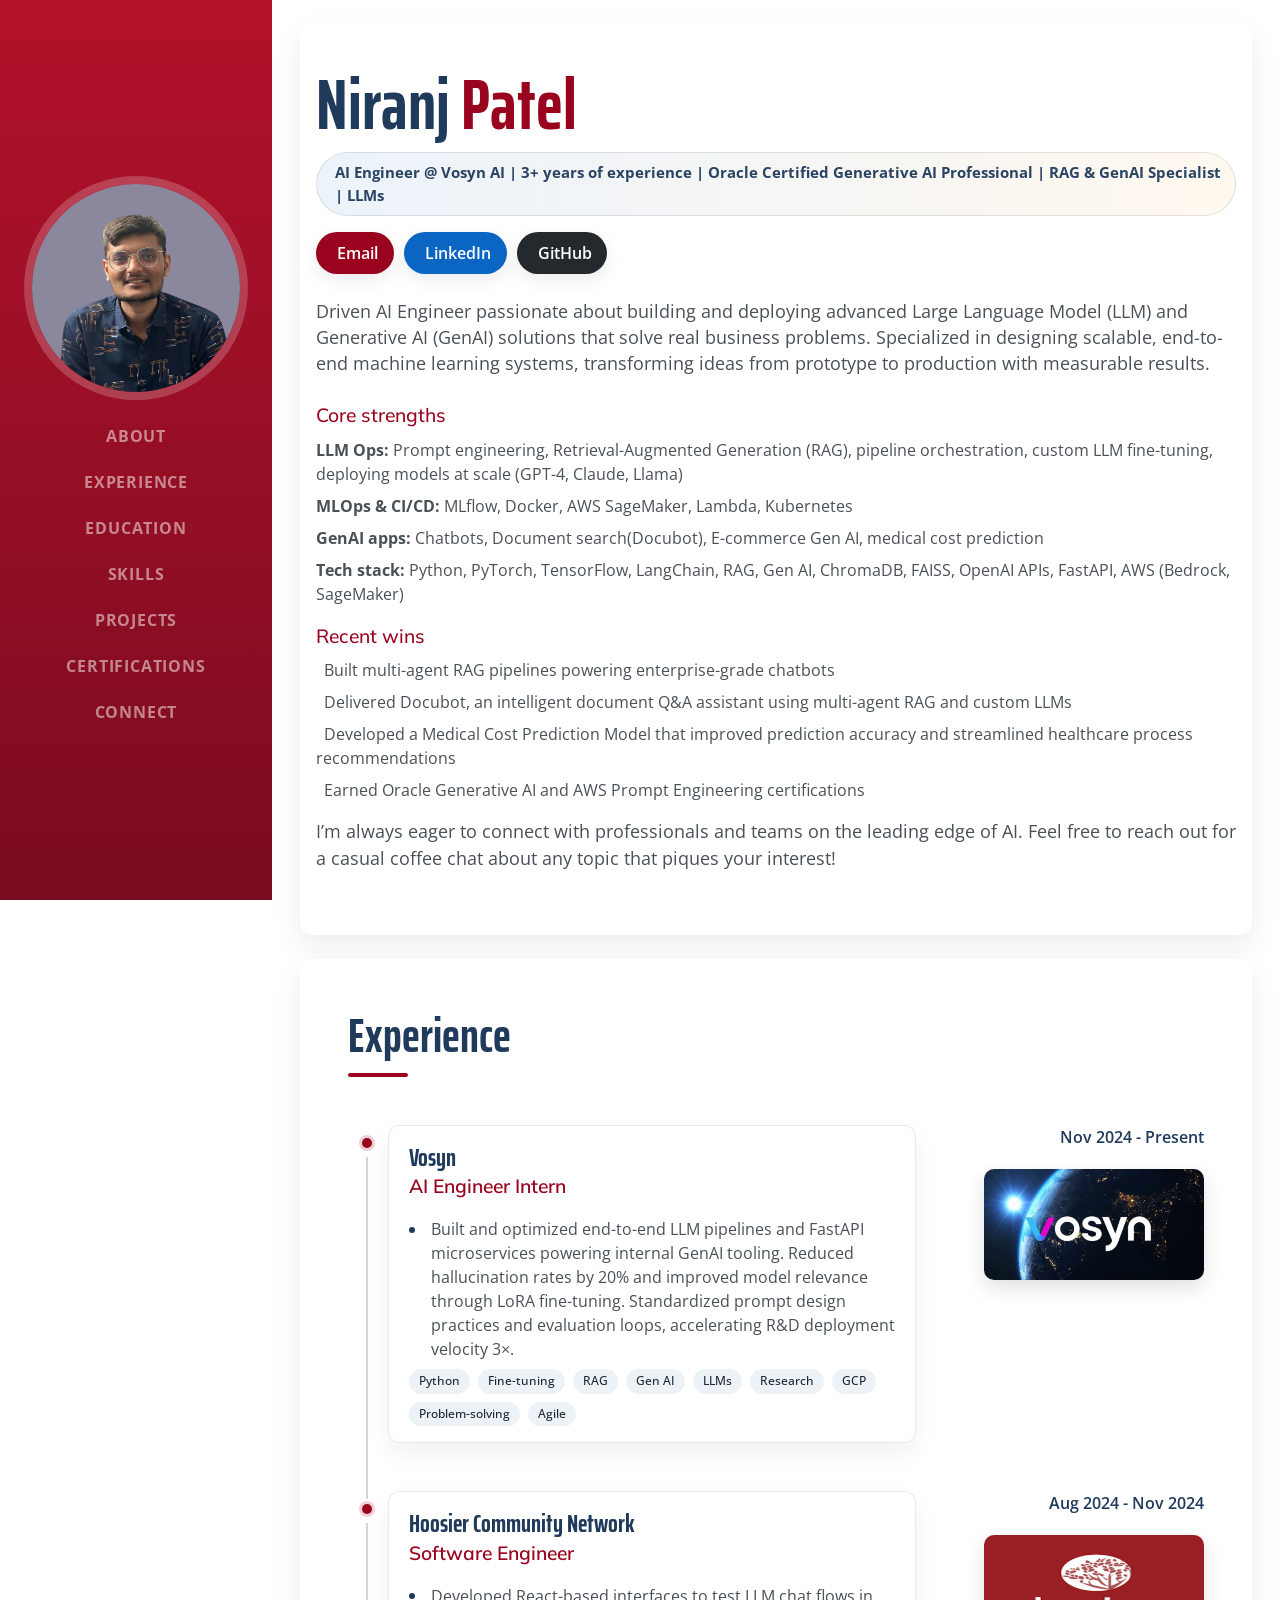
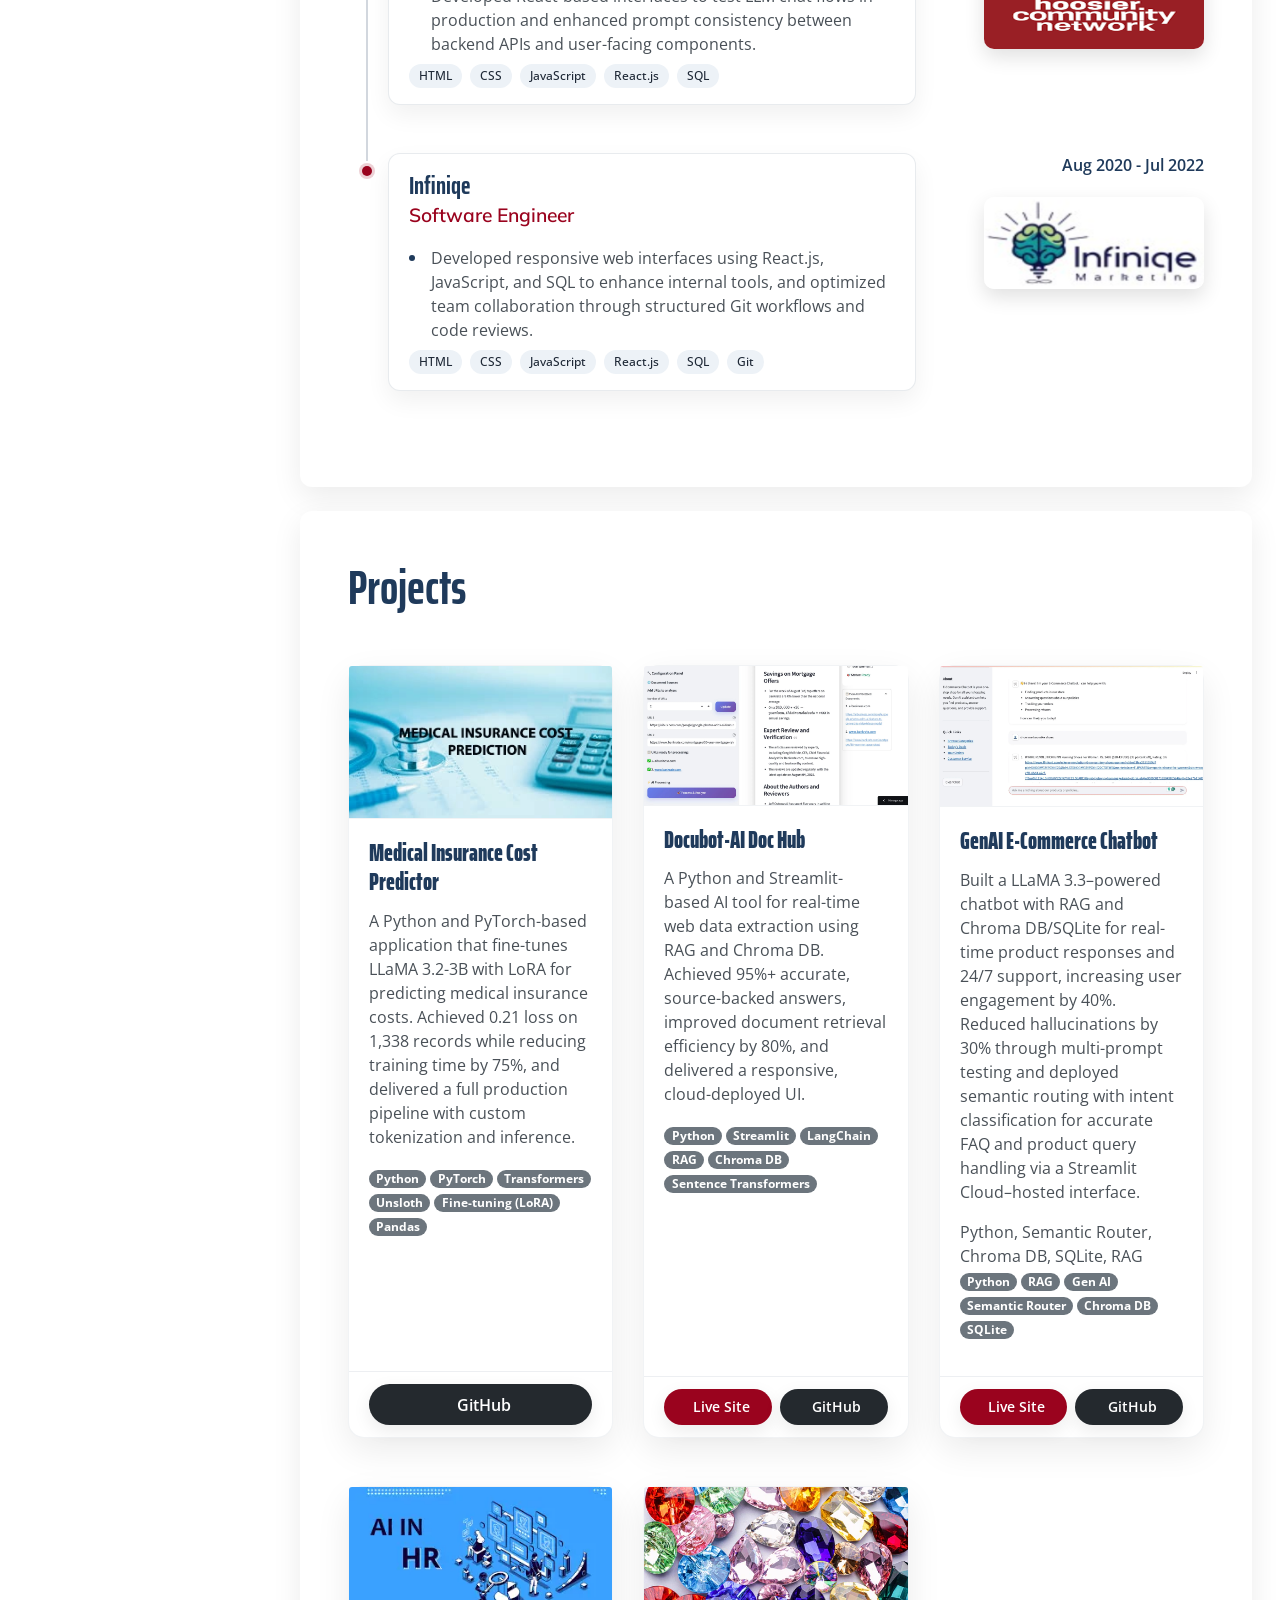
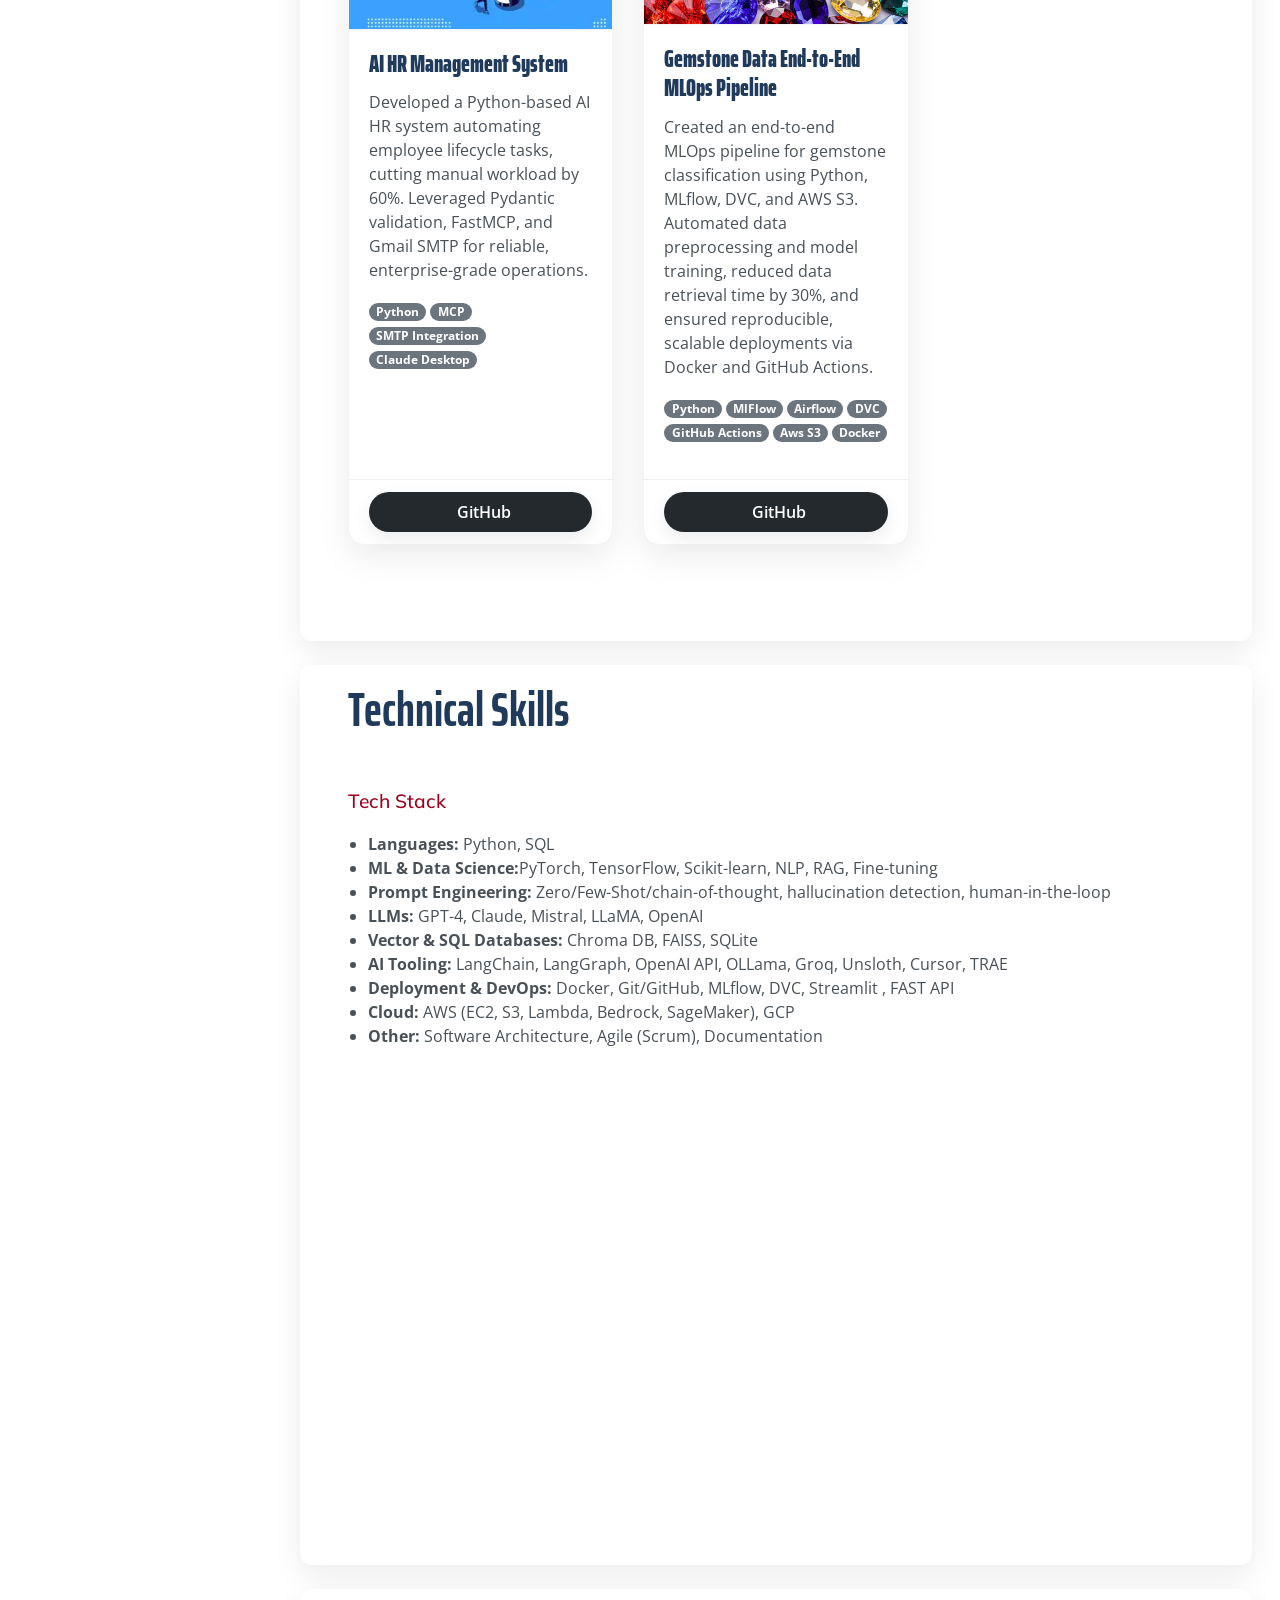
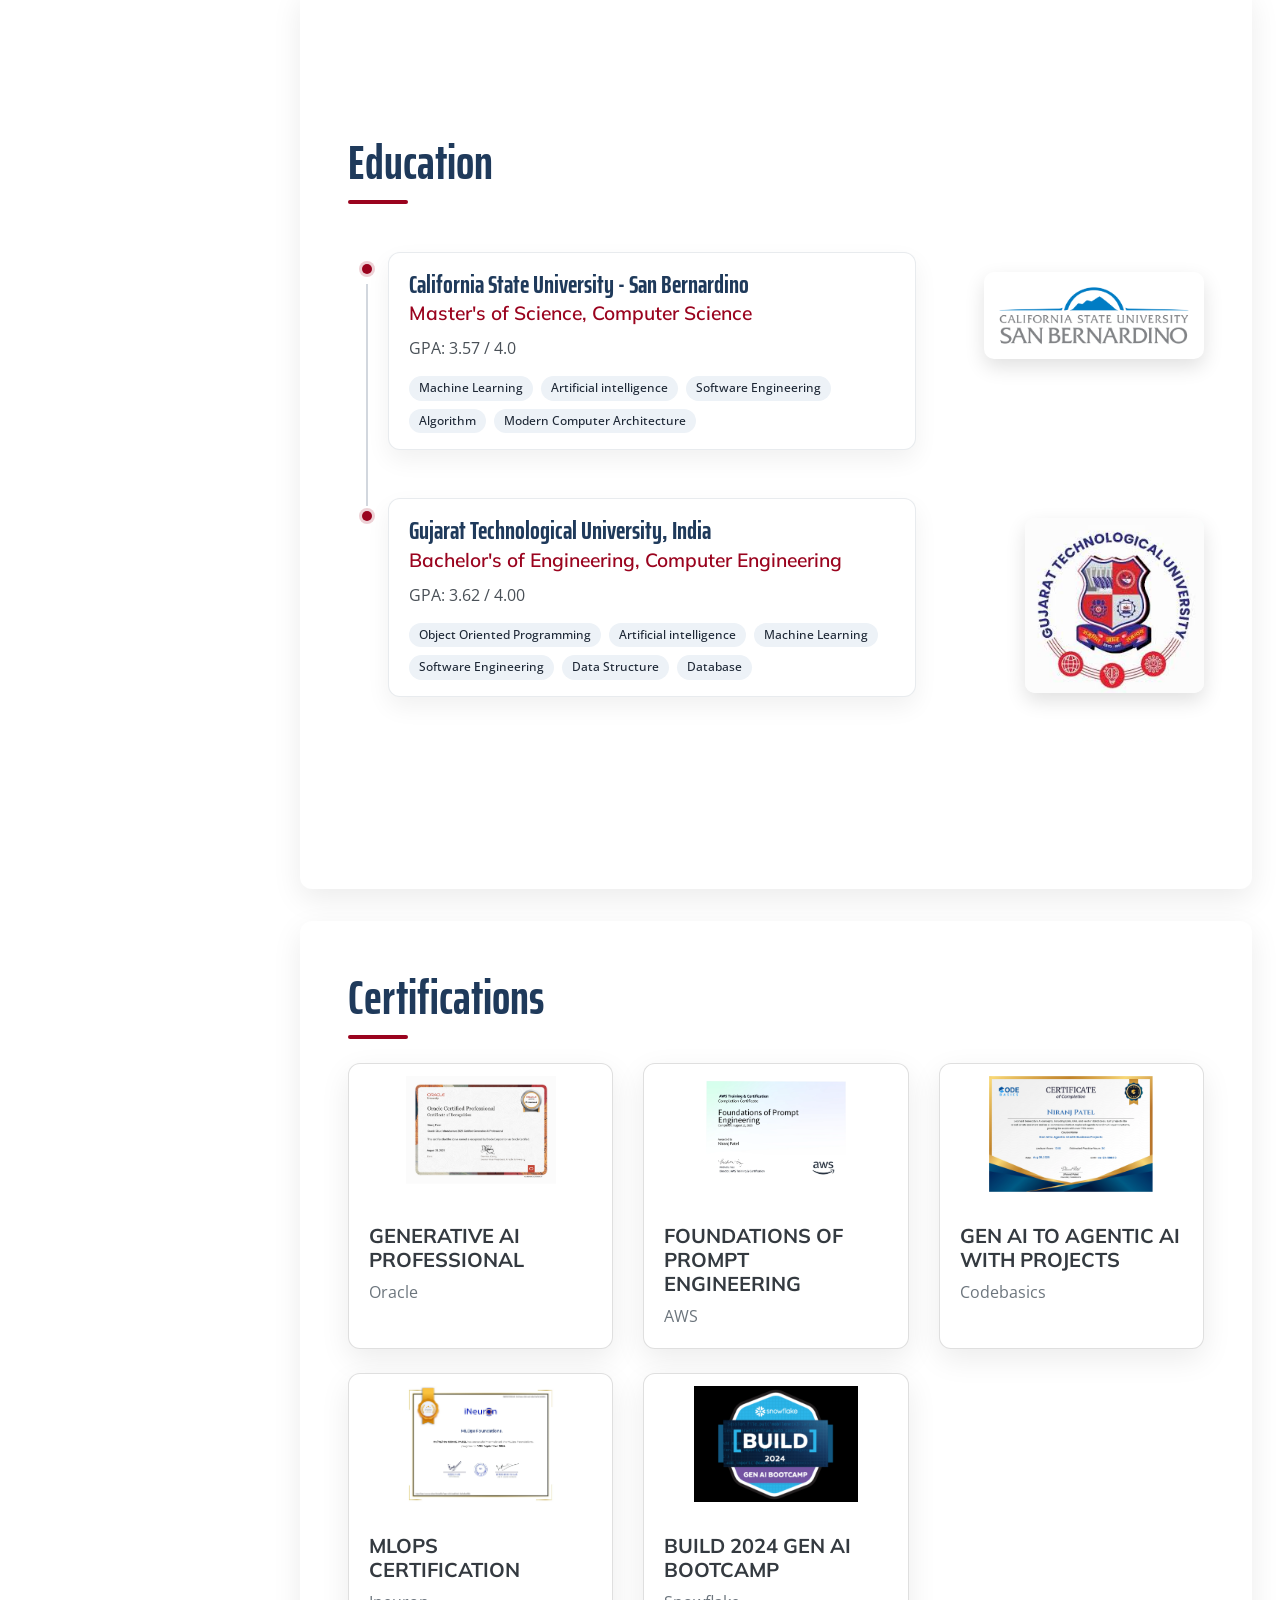
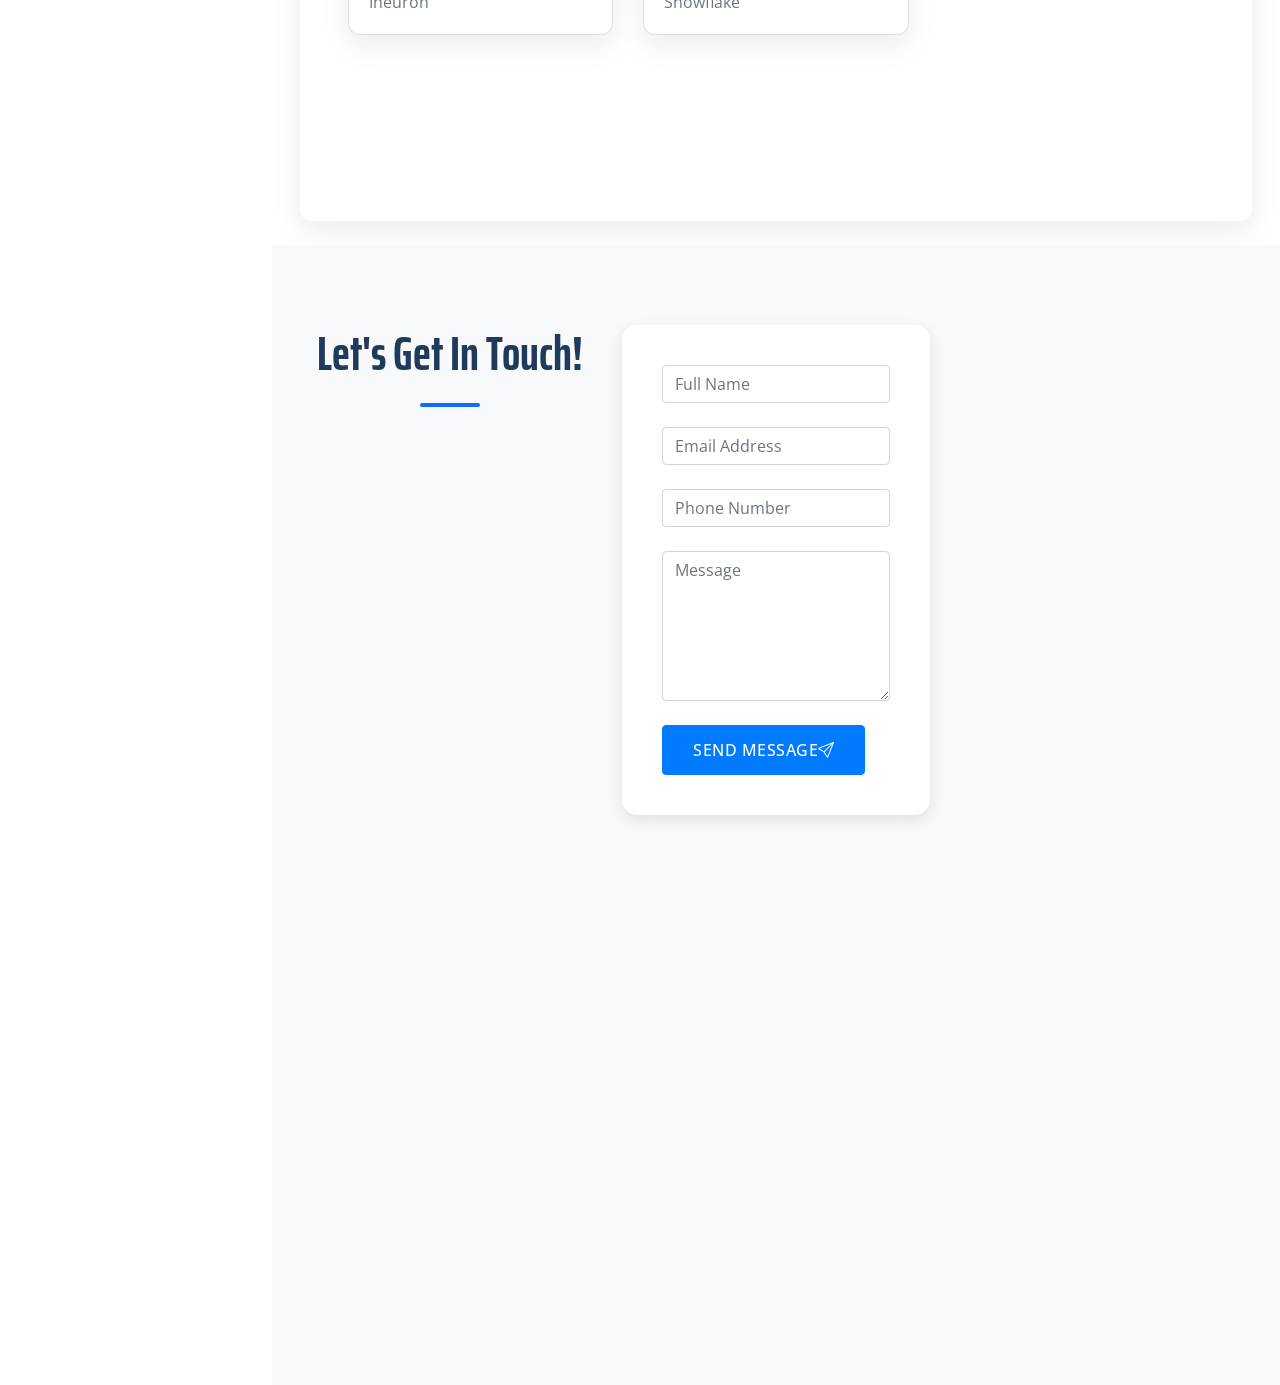
<file: index.html>
<!DOCTYPE html>
<html lang="en">

<meta http-equiv="content-type" content="text/html;charset=utf-8" />

<head>
<!-- Google Tag Manager -->
<script>(function(w,d,s,l,i){w[l]=w[l]||[];w[l].push({'gtm.start':
  new Date().getTime(),event:'gtm.js'});var f=d.getElementsByTagName(s)[0],
  j=d.createElement(s),dl=l!='dataLayer'?'&l='+l:'';j.async=true;j.src=
  'https://www.googletagmanager.com/gtm.js?id='+i+dl;f.parentNode.insertBefore(j,f);
  })(window,document,'script','dataLayer','GTM-5J2P5TD2');</script>
  <!-- End Google Tag Manager -->

  <meta charset="utf-8">
  <meta name="viewport" content="width=device-width, initial-scale=1, shrink-to-fit=no">
  <meta name="description"
    content="Niranj Patel, Computer Science graduate student at California State University,San Bernardino with 2 years of experience in Software Engineering and Full Stack Development.">
  <meta name="author" content="Niranj Patel">
  <link rel="canonical" href="index.html">
  <meta property="og:title" content="Portfolio • Niranj Patel">
  <meta property="og:description"
    content="Niranj Patel, Computer Science graduate student at California State University,San Bernardino with 2 years of experience in Software Engineering and Fulll Stack developement.">
  <meta property="og:image" content="img/Mansi-Borole-portfolio.png">
  <meta property="og:url" content="index.html">
  <meta property="og:type" content="website">
  <meta property="og:locale" content="en_US">
  <meta property="og:site_name" content="Portfolio • Niranj Patel">
  <link rel="dns-prefetch" href="https://fonts.googleapis.com">
  <link rel="preconnect" href="https://fonts.gstatic.com" crossorigin>


  <title>Portfolio &#8226; Niranj Patel </title>
  <link rel="icon" type="image/png" href="./Niranj Portfolio/img/Profile.png">
  <!-- Bootstrap core CSS -->
  <link href="./Niranj Portfolio/vendor/bootstrap/css/bootstrap.min.css" rel="stylesheet">
  <!-- Custom fonts for this template -->
  <link href="https://fonts.googleapis.com/css?family=Saira+Extra+Condensed:100,200,300,400,500,600,700,800,900" rel="stylesheet">
  <link href="https://fonts.googleapis.com/css?family=Open+Sans:300,300i,400,400i,600,600i,700,700i,800,800i" rel="stylesheet">
  <link href="https://fonts.googleapis.com/css?family=Muli:400,400i,800,800i" rel="stylesheet">
  <link rel="stylesheet" type="text/css" href="./Niranj Portfolio/vendor/fancybox/css/jquery.fancybox.min.css">
  <link href="./Niranj Portfolio/vendor/devicons/css/devicons.min.css" rel="stylesheet">
  <script src="./kit.fontawesome.com/a680f175d2.js" crossorigin="anonymous"></script>
  <link href="./Niranj Portfolio/vendor/simple-line-icons/css/simple-line-icons.css" rel="stylesheet">

  <!-- <link href="../cdn.jsdelivr.net/npm/fork-awesome%401.2.0/css/fork-awesome.min.css" rel="stylesheet"
   crossorigin="anonymous"> -->

  <!-- Custom styles for this template -->
  <link href="./Niranj Portfolio/css/resume.min.css" rel="stylesheet">
  <link href="./Niranj Portfolio/css/overrides.css" rel="stylesheet">

</head>

<body id="page-top">
  <!-- Google Tag Manager (noscript) -->
<noscript><iframe src="https://www.googletagmanager.com/ns.html?id=GTM-5J2P5TD2"
  height="0" width="0" style="display:none;visibility:hidden"></iframe></noscript>
  <!-- End Google Tag Manager (noscript) -->

  <nav class="navbar navbar-expand-lg navbar-dark bg-primary fixed-top" id="sideNav">
    <a class="navbar-brand js-scroll-trigger" href="#page-top">
      <span class="d-none d-lg-block">
        <img class="img-fluid img-profile rounded-circle mx-auto mb-2" src="./Niranj Portfolio/img/Profile.png" alt="">
      </span>
    </a>
    <button class="navbar-toggler" type="button" data-toggle="collapse" data-target="#navbarSupportedContent"
      aria-controls="navbarSupportedContent" aria-expanded="false" aria-label="Toggle navigation">
      <i class="fa-solid fa-burger"></i>
    </button>
    <div class="collapse navbar-collapse" id="navbarSupportedContent">
      <ul class="navbar-nav">
        <li class="nav-item">
          <a class="nav-link js-scroll-trigger" href="#about">About</a>
        </li>
        <li class="nav-item">
          <a class="nav-link js-scroll-trigger" href="#experience">Experience</a>
        </li>
        <li class="nav-item">
          <a class="nav-link js-scroll-trigger" href="#education">Education</a>
        </li>
        <li class="nav-item">
          <a class="nav-link js-scroll-trigger" href="#skills">Skills</a>
        </li>
        <li class="nav-item">
          <a class="nav-link js-scroll-trigger" href="#projects">Projects</a>
        </li>
        <li class="nav-item">
          <a class="nav-link js-scroll-trigger" href="#awards">Certifications</a>
        </li>
        <!-- <li class="nav-item">
          <a class="nav-link js-scroll-trigger" href="#interests">Interests</a>
        </li> -->
        <li class="nav-item">
          <a class="nav-link js-scroll-trigger" href="#connect">connect</a>
        </li>
      </ul>

    </div>
    <!-- <div class="mx-auto d-none d-md-block"> -->
    <!-- <p class="visitCounter" >Visit Count: <span id = "visits"></span></p> -->
    <!-- </div> -->
  </nav>

  <div class="container-fluid p-0">
    <!-- About for mobile -->
    <section class="resume-section mt-5 d-md-none justify-content-center align-items-center text-center">
      <img class="img-fluid img-profile rounded-circle mx-auto mb-2 w-50" src="./Niranj Portfolio/img/Profile.png" alt="">
      <h3 class="mb-0">Niranj Patel</h4>
        <div class="contact-buttons mt-3 mb-4">
          <span class="contact-headline"><i class="fa-solid fa-bolt"></i> AI Engineer @ Vosyn AI | 3+ years of experience| Oracle Certified Generative AI Professional | RAG & GenAI Specialist | LLMs</span>
          <a href="mailto:niranjpatel2512@gmail.com" class="btn btn-contact btn-email">
            <i class="fa-solid fa-envelope"></i> Email
          </a>
          <a href="https://www.linkedin.com/in/niranjpatel/" target="_blank" class="btn btn-contact btn-linkedin" rel="noopener">
            <i class="fa-brands fa-linkedin"></i> LinkedIn
          </a>
          <a href="https://github.com/niranj-patel" target="_blank" class="btn btn-contact btn-github" rel="noopener">
            <i class="fa-brands fa-github"></i> GitHub
          </a>
        </div>
        <hr>
    </section>

    <!-- About section for larger screens -->
    <section class="resume-section p-3 p-lg-3 d-flex d-column" id="about">
      <div class="my-auto mb-5">
        <span class="d-none d-md-block">
          <h1>Niranj
            <span class="text-primary">Patel</span>
          </h1>
          <div class="contact-buttons mt-3 mb-4">
            <span class="contact-headline"><i class="fa-solid fa-bolt"></i> AI Engineer @ Vosyn AI | 3+ years of experience | Oracle Certified Generative AI Professional | RAG & GenAI Specialist | LLMs </span>
            <a href="mailto:niranjpatel2512@gmail.com" class="btn btn-contact btn-email">
              <i class="fa-solid fa-envelope"></i> Email
            </a>
            <a href="https://www.linkedin.com/in/niranjpatel/" target="_blank" class="btn btn-contact btn-linkedin" rel="noopener">
              <i class="fa-brands fa-linkedin"></i> LinkedIn
            </a>
            <a href="https://github.com/niranj-patel" target="_blank" class="btn btn-contact btn-github" rel="noopener">
              <i class="fa-brands fa-github"></i> GitHub
            </a>
          </div>
        </span>
        <h2 class="mb-5 d-md-none">About</h2>
        <p class="lead mb-4">
          Driven AI Engineer passionate about building and deploying advanced Large Language Model (LLM) and Generative AI (GenAI) solutions that solve real business problems. Specialized in designing scalable, end-to-end machine learning systems, transforming ideas from prototype to production with measurable results.
        </p>
        <div class="mb-3">
          <div class="subheading mb-2">Core strengths</div>
          <p class="mb-2"><strong>LLM Ops:</strong> Prompt engineering, Retrieval-Augmented Generation (RAG), pipeline orchestration, custom LLM fine-tuning, deploying models at scale (GPT-4, Claude, Llama)</p>
          <p class="mb-2"><strong>MLOps &amp; CI/CD:</strong> MLflow, Docker, AWS SageMaker, Lambda, Kubernetes</p>
          <p class="mb-2"><strong>GenAI apps:</strong> Chatbots, Document search(Docubot), E-commerce Gen AI, medical cost prediction</p>
          <p class="mb-2"><strong>Tech stack:</strong> Python, PyTorch, TensorFlow, LangChain, RAG, Gen AI, ChromaDB, FAISS, OpenAI APIs, FastAPI, AWS (Bedrock, SageMaker)</p>
        </div>
        <div class="mb-3">
          <div class="subheading mb-2">Recent wins</div>
          <ul class="list-unstyled">
            <li class="mb-2"><i class="fa-solid fa-check-circle text-accent mr-2"></i> Built multi-agent RAG pipelines powering enterprise-grade chatbots</li>
            <li class="mb-2"><i class="fa-solid fa-check-circle text-accent mr-2"></i> Delivered Docubot, an intelligent document Q&amp;A assistant using multi-agent RAG and custom LLMs</li>
            <li class="mb-2"><i class="fa-solid fa-check-circle text-accent mr-2"></i> Developed a Medical Cost Prediction Model that improved prediction accuracy and streamlined healthcare process recommendations</li>
            <li class="mb-2"><i class="fa-solid fa-check-circle text-accent mr-2"></i> Earned Oracle Generative AI and AWS Prompt Engineering certifications</li>
          </ul>
        </div>
        <p class="lead">
          I’m always eager to connect with professionals and teams on the leading edge of AI. Feel free to reach out for a casual coffee chat about any topic that piques your interest!
        </p>
        <!-- <template id="social-icons">
          <ul class="list-inline list-social-icons mb-4">
            <li class="list-inline-item">
              <a href="https://www.linkedin.com/in/niranjpatel/" target="_blank" aria-label="Niranj's Linkedin profile">
                <span class="fa-stack fa-lg">
                  <i class="fa fa-circle fa-stack-2x"></i>
                  <i class="fa fa-linkedin fa-stack-1x fa-inverse"></i>
                </span>
              </a>
            </li>
            <li class="list-inline-item">
              <a href="https://github.com/niranj-patel" target="_blank" aria-label="Niranj's Github profile">
                <span class="fa-stack fa-lg">
                  <i class="fa fa-circle fa-stack-2x"></i>
                  <i class="fa fa-github fa-stack-1x fa-inverse"></i>
                </span>
              </a>
            </li> -->
            <!-- <li class="list-inline-item">
              <a href="https://www.hackerrank.com/MansiBorole" target="_blank" aria-label="Mansi's Hackerrank profile">
                <span class="fa-stack fa-lg">
                  <i class="fa fa-circle fa-stack-2x"></i>
                  <i class="fa-brands fa-hackerrank fa-stack-1x fa-inverse"></i>
                </span>
              </a>
            </li> -->
            <!-- <li class="list-inline-item">
              <a href="https://public.tableau.com/app/profile/mansi.rajesh.borole5345" target="_blank"
                aria-label="Open Mansi's Tableau profile in a new tab">
                <span class="fa-stack fa-lg">
                  <i class="fa fa-circle fa-stack-2x"></i>
                  <img src="img/Tableau-Symbol.png" class="fa-stack-1x fa-inverse" alt="Tableau">
                </span>
              </a>
            </li> -->
          <!-- </ul> -->
          <!-- <a href="./Niranj Portfolio/Niranj_Patel_ML_Devops.pdf" aria-label="Niranj's resume" class="btn btn-dark btn-lg active mt-10"
            role="button" aria-pressed="true" target="_blank" id="download-resume">Download Resume</a>
        </template> -->
        <!-- <div class="d-none d-md-block" id="social-icons-web"></div>
      </div> -->
    </section>
    <section class="resume-section p-3 p-lg-5 d-flex flex-column" id="experience">
      <div class="my-auto">
        <h2 class="mb-5">Experience</h2>

        <div class="resume-item d-flex flex-column flex-md-row mb-5">
          <div class="resume-content mr-auto">
            <div class="logo mb-2 d-md-none">
              <img id="hcn" src="./Niranj Portfolio/img/Vosyn.jpeg" alt="vosyn_logo">
            </div>

            <h3 class="mb-0">Vosyn</h3>
            <div class="subheading ">AI Engineer Intern</div>
            <div class="resume-date mb-3 d-md-none">
              <span class="text-primary">Nov 2024 - Aug 2025</span>
            </div>
            <div id="module" class="mt-3">
              <!-- <div class="collapse" id="collapseMihin" aria-expanded="false"> -->
                <ul>
                  <li>Built and optimized end-to-end LLM pipelines and FastAPI microservices powering internal GenAI tooling. Reduced hallucination rates by 20% and improved model relevance through LoRA fine-tuning. Standardized prompt design practices and evaluation loops, accelerating R&D deployment velocity 3×.</li>
              <!-- </div> -->
               </ul>
              <!-- <a role="button" class="collapsed" data-toggle="collapse" href="#collapseMihin" aria-expanded="false"
                aria-controls="collapseExample">
              </a> -->
            </div>
            <div class="skills-badges mt-2">
              <span class="badge badge-pill badge-secondary">Python</span>
              <span class="badge badge-pill badge-secondary">Fine-tuning</span>
              <span class="badge badge-pill badge-secondary">RAG</span>
              <span class="badge badge-pill badge-secondary">Gen AI</span>
              <span class="badge badge-pill badge-secondary">LLMs</span>
              <span class="badge badge-pill badge-secondary">Research</span>
              <span class="badge badge-pill badge-secondary">GCP</span>
              <span class="badge badge-pill badge-secondary">Problem-solving</span>
              <span class="badge badge-pill badge-secondary">Agile</span>
            </div>
          </div>
          <div class="resume-date text-md-right d-none d-md-block">
            <span class="text-primary">Nov 2024 - Present</span> </span>
            <div class="logo ">
              <img id="hcn" src="./Niranj Portfolio/img/Vosyn.jpeg" alt="vosyn_logo">

            </div>
          </div>
        </div>

        <div class="resume-item d-flex flex-column flex-md-row mb-5">
          <div class="resume-content mr-auto">
            <div class="logo mb-2 d-md-none">
              <img id="hcn" src="./Niranj Portfolio/img/hcn.png" alt="hcn_logo">
            </div>

            <h3 class="mb-0">Hoosier Community Network</h3>
            <div class="subheading ">Software Engineer</div>
            <div class="resume-date mb-3 d-md-none">
              <span class="text-primary">Aug 2024 - Nov 2024</span>
            </div>
            <div id="module" class="mt-3">
              <!-- <div class="collapse" id="collapseMihin" aria-expanded="false"> -->
                <ul>
                  <li>Developed React-based interfaces to test LLM chat flows in production and enhanced prompt consistency between backend APIs and user-facing components.</li>
                  
              <!-- </div> -->
              <!-- <a role="button" class="collapsed" data-toggle="collapse" href="#collapseMihin" aria-expanded="false"
                aria-controls="collapseExample"> -->
              </a>
            </div>
            <div class="skills-badges mt-2">
              <span class="badge badge-pill badge-secondary">HTML</span>
              <span class="badge badge-pill badge-secondary">CSS</span>
              <span class="badge badge-pill badge-secondary">JavaScript</span>
              <span class="badge badge-pill badge-secondary">React.js</span>
              <span class="badge badge-pill badge-secondary">SQL</span>
            </div>
          </div>
          <div class="resume-date text-md-right d-none d-md-block">
            <span class="text-primary">Aug 2024 - Nov 2024</span> </span>
            <div class="logo ">
              <img id="hcn" src="./Niranj Portfolio/img/hcn.png" alt="hcn_logo">

            </div>
          </div>
        </div>

        <div class="resume-item d-flex flex-column flex-md-row mb-5">
          <div class="resume-content mr-auto">
            <div class="logo mb-2 d-md-none">
              <img id="hcn" src="./Niranj Portfolio/img/infiniqe_logo_1.png" alt="infiniqe_logo_1.png">
            </div>

            <h3 class="mb-0">Infiniqe</h3>
            <div class="subheading ">Software Engineer</div>
            <div class="resume-date mb-3 d-md-none">
              <span class="text-primary">Aug 2020 - Jul 2022</span>
            </div>
            <div id="module" class="mt-3">
              <!-- <div class="collapse" id="collapseMihin" aria-expanded="false"> -->
                <ul>
                  <li>Developed responsive web interfaces using React.js, JavaScript, and SQL to enhance internal tools, and optimized team collaboration through structured Git workflows and code reviews.</li>
                  
              <!-- </div> -->
              <!-- <a role="button" class="collapsed" data-toggle="collapse" href="#collapseMihin" aria-expanded="false"
                aria-controls="collapseExample"> -->
              </a>
            </div>
            <div class="skills-badges mt-2">
              <span class="badge badge-pill badge-secondary">HTML</span>
              <span class="badge badge-pill badge-secondary">CSS</span>
              <span class="badge badge-pill badge-secondary">JavaScript</span>
              <span class="badge badge-pill badge-secondary">React.js</span>
              <span class="badge badge-pill badge-secondary">SQL</span>
              <span class="badge badge-pill badge-secondary">Git</span>
            </div>
          </div>
          <div class="resume-date text-md-right d-none d-md-block">
            <span class="text-primary">Aug 2020 - Jul 2022</span> </span>
            <div class="logo ">
              <img id="hcn" src="./Niranj Portfolio/img/infiniqe_logo_1.png" alt="infiniqe_logo_1.png">

            </div>
          </div>
        </div>
        
    </section>
    <section class="resume-section p-3 p-lg-5 d-flex flex-column" id="projects">
      <div class="w-100">
        <h2 class="mb-5">Projects</h2>
        <div class="row">
        <!-- Begins card -->
          <div class="col-md-4 mb-5">
            <div class="card h-100 project-card">
              <img src="./Niranj Portfolio/img/Medical.webp" class="card-img-top" alt="Medical.webp">
              <div class="card-body">
                <h3 class="card-title"><b>Medical Insurance Cost Predictor</b></h3>
                <p class="card-text">A Python and PyTorch-based application that fine-tunes LLaMA 3.2-3B with LoRA for predicting medical insurance costs. Achieved 0.21 loss on 1,338 records while reducing training time by 75%, and delivered a full production pipeline with custom tokenization and inference.</p>
                
                <p>
                  <span class="badge badge-pill badge-secondary"> Python</span>
                  <span class="badge badge-pill badge-secondary">PyTorch</span>
                  <span class="badge badge-pill badge-secondary">Transformers</span>
                  <span class="badge badge-pill badge-secondary">Unsloth</span>
                  <span class="badge badge-pill badge-secondary">Fine-tuning (LoRA)</span>
                  <span class="badge badge-pill badge-secondary">Pandas</span>
                </p>
              </div>
              <div class="card-footer d-flex justify-content-end align-items-center">
                <a href="https://github.com/niranj-patel/Medical-Charges-Prediction-Model" class="btn btn-cta btn-github" target="_blank" rel="noopener">
                  <i class="fa-brands fa-github"></i> GitHub
                </a>
              </div>
            </div>
          </div>
          <!-- End card -->

          <!-- Begins card -->
          <div class="col-md-4 mb-5">
            <div class="card h-100 project-card">
              <img src="./Niranj Portfolio/img/Docubot.webp" class="card-img-top" alt="Docubot.webp">
              <div class="card-body">
                <h3 class="card-title"><b>Docubot-AI Doc Hub</b></h3>
                <p class="card-text">A Python and Streamlit-based AI tool for real-time web data extraction using RAG and Chroma DB. Achieved 95%+ accurate, source-backed answers, improved document retrieval efficiency by 80%, and delivered a responsive, cloud-deployed UI.</p>
                <p>
                  <span class="badge badge-pill badge-secondary">Python</span>
                  <span class="badge badge-pill badge-secondary">Streamlit</span>
                  <span class="badge badge-pill badge-secondary">LangChain</span>
                  <span class="badge badge-pill badge-secondary">RAG</span>
                  <span class="badge badge-pill badge-secondary">Chroma DB</span>
                  <span class="badge badge-pill badge-secondary">Sentence Transformers</span>
                </p>
              </div>
              <div class="card-footer d-flex justify-content-start align-items-center">
                <a href="https://docubot1.streamlit.app/" class="btn btn-cta btn-site btn-sm" target="_blank" rel="noopener">
                  <i class="fa-solid fa-link"></i> Live Site
                </a>
                <a href="https://github.com/niranj-patel/Docubot" class="btn btn-cta btn-github btn-sm" target="_blank" rel="noopener">
                  <i class="fa-brands fa-github"></i> GitHub
                </a>
              </div>
            </div>
          </div>
          <!-- End card -->

          <!-- Begins card -->
          <div class="col-md-4 mb-5">
            <div class="card h-100 project-card">
              <img src="./Niranj Portfolio/img/chatbot.webp" class="card-img-top" alt="chatbot.webp">
              <div class="card-body">
                <h3 class="card-title"><b>GenAI E-Commerce Chatbot</b></h3>
                <p class="card-text">Built a LLaMA 3.3–powered chatbot with RAG and Chroma DB/SQLite for real-time product responses and 24/7 support, increasing user engagement by 40%. Reduced hallucinations by 30% through multi-prompt testing and deployed semantic routing with intent classification for accurate FAQ and product query handling via a Streamlit Cloud–hosted interface.</p>
  
                Python, Semantic Router, Chroma DB, SQLite, RAG
                <p>
                  <span class="badge badge-pill badge-secondary">Python</span>
                  <span class="badge badge-pill badge-secondary">RAG</span>
                  <span class="badge badge-pill badge-secondary">Gen AI</span>
                  <span class="badge badge-pill badge-secondary">Semantic Router</span>
                  <span class="badge badge-pill badge-secondary">Chroma DB</span>
                  <span class="badge badge-pill badge-secondary">SQLite</span>
                
                </p>
              </div>
              <div class="card-footer d-flex justify-content-start align-items-center">
                <a href="https://niranjpatel-ecommerce-chatbot.streamlit.app/" class="btn btn-cta btn-site btn-sm" target="_blank" rel="noopener">
                  <i class="fa-solid fa-link"></i> Live Site
                </a>
                <a href="https://github.com/niranj-patel/E-Commerce-Chatbot.git" class="btn btn-cta btn-github btn-sm" target="_blank" rel="noopener">
                  <i class="fa-brands fa-github"></i> GitHub
                </a>
              </div>
            </div>
          </div>
          <!-- End card -->
          <!-- Begins card -->
          <div class="col-md-4 mb-5">
            <div class="card h-100 project-card">
              <img src="./Niranj Portfolio/img/HR Managment.webp" class="card-img-top" alt="HR Managment.webp">
              <div class="card-body">
                <h3 class="card-title"><b>AI HR Management System</b></h3>
                <p class="card-text">Developed a Python-based AI HR system automating employee lifecycle tasks, cutting manual workload by 60%. Leveraged Pydantic validation, FastMCP, and Gmail SMTP for reliable, enterprise-grade operations.</p>

                <p>
                  <span class="badge badge-pill badge-secondary">Python</span>
                  <span class="badge badge-pill badge-secondary"> MCP</span>
                  <span class="badge badge-pill badge-secondary">SMTP Integration</span>
                  <span class="badge badge-pill badge-secondary">Claude Desktop</span>
                  
                </p>
              </div>
              <div class="card-footer d-flex justify-content-end align-items-center">
                <a href="https://github.com/niranj-patel/HR-ASSIST-Agentic-AI-System" class="btn btn-cta btn-github" target="_blank" rel="noopener">
                  <i class="fa-brands fa-github"></i> GitHub
                </a>
              </div>
            </div>
          </div>
          <!-- End card -->
          

          <!-- Begins card -->
          <div class="col-md-4 mb-5">
            <div class="card h-100 project-card">
              <img src="./Niranj Portfolio/img/Gemstone.webp" class="card-img-top" alt="Gemstone.webp">
              <div class="card-body">
                <h3 class="card-title"><b>Gemstone Data End-to-End MLOps Pipeline</b></h3>
                <p class="card-text">Created an end-to-end MLOps pipeline for gemstone classification using Python, MLflow, DVC, and AWS S3. Automated data preprocessing and model training, reduced data retrieval time by 30%, and ensured reproducible, scalable deployments via Docker and GitHub Actions.</p>
                <p>
                  <span class="badge badge-pill badge-secondary">Python</span>
                  <span class="badge badge-pill badge-secondary">MlFlow</span>
                  <span class="badge badge-pill badge-secondary">Airflow</span>
                  <span class="badge badge-pill badge-secondary">DVC</span>
                  <span class="badge badge-pill badge-secondary">GitHub Actions</span>
                  <span class="badge badge-pill badge-secondary">Aws S3</span>
                  <span class="badge badge-pill badge-secondary">Docker</span>
                </p>
              </div>
              <div class="card-footer d-flex justify-content-end align-items-center">
                <a href="https://github.com/niranj-patel/Gemstone-end-to-end-pipeline" class="btn btn-cta btn-github" target="_blank" rel="noopener">
                  <i class="fa-brands fa-github"></i> GitHub
                </a>
              </div>
            </div>
          </div>
          <!-- End card -->

        </div>
        
      </div>
    </section>


  <section class="resume-section p-3 p-lg-5 d-flex flex-column" id="skills">
      <div class="my-auto">
        <h2 class="mb-5">Technical Skills</h2>


        <div class="subheading mb-3">Tech Stack</div>
        <ul class="fa-ul mb-3">
          <li>
            <i class="fa-li fa fa-check"></i>
            <b>Languages:</b> Python, SQL
          </li>
          <li>
            <i class="fa-li fa fa-check"></i>
            <b>ML & Data Science:</b>PyTorch, TensorFlow, Scikit-learn, NLP, RAG, Fine-tuning
          <li>
            <i class="fa-li fa fa-check"></i>
            <b>Prompt Engineering:</b> Zero/Few-Shot/chain-of-thought, hallucination detection, human-in-the-loop
          </li>  
          <li>
            <i class="fa-li fa fa-check"></i>
            <b>LLMs:</b> GPT-4, Claude, Mistral, LLaMA, OpenAI
          </li>
          <li>
            <i class="fa-li fa fa-check"></i>
            <b>Vector & SQL Databases:</b> Chroma DB, FAISS, SQLite
          </li>
          <li>
            <i class="fa-li fa fa-check"></i>
            <b>AI Tooling:</b> LangChain, LangGraph, OpenAI API, OLLama, Groq, Unsloth, Cursor, TRAE
          </li>

          <li>
            <i class="fa-li fa fa-check"></i>
            <b>Deployment & DevOps:</b> Docker, Git/GitHub, MLflow, DVC, Streamlit , FAST API
          </li>

          <li>
            <i class="fa-li fa fa-check"></i>
            <b>Cloud:</b> AWS (EC2, S3, Lambda, Bedrock, SageMaker), GCP
          </li>

          <li>
            <i class="fa-li fa fa-check"></i>
            <b>Other:</b> Software Architecture, Agile (Scrum), Documentation
          </li>
        </ul>
    </section>

    <section class="resume-section p-3 p-lg-5 d-flex flex-column" id="education">
      <div class="my-auto">
        <h2 class="mb-5">Education</h2>

        <div class="resume-item d-flex flex-column flex-md-row mb-5">
          <div class="resume-content mr-auto">
            <h3 class="mb-0">California State University - San Bernardino</h3>
            <div class="subheading">Master's of Science, Computer Science</div>
            <div class="resume-date mb-3 d-md-none">
            </div>
            <p class="mt-2">GPA: 3.57 / 4.0</p>
            <div class="skills-badges mt-2">
              <span class="badge badge-pill badge-secondary">Machine Learning</span>
              <span class="badge badge-pill badge-secondary">Artificial intelligence</span>
              <span class="badge badge-pill badge-secondary">Software Engineering</span>
              <span class="badge badge-pill badge-secondary">Algorithm</span>
              <span class="badge badge-pill badge-secondary">Modern Computer Architecture</span>
            </div>
          </div>
          
          <div class="resume-date text-md-right d-none d-md-block">
            <div class="logo">
              <img id="csusb" src="./Niranj Portfolio/img/csusb_logo.png" alt="CSUSB logo">
            </div>
          </div>
        </div>

        <div class="resume-item d-flex flex-column flex-md-row mb-5">
          <div class="resume-content mr-auto">
            <h3 class="mb-0">Gujarat Technological University, India</h3>
            <div class="subheading">Bachelor's of Engineering, Computer Engineering</div>
            <div class="resume-date mb-3 d-md-none">
            </div>
            <p class="mt-2">GPA: 3.62 / 4.00</p>
            <div class="skills-badges mt-2">
              <span class="badge badge-pill badge-secondary">Object Oriented Programming</span>
              <span class="badge badge-pill badge-secondary">Artificial intelligence</span>
              <span class="badge badge-pill badge-secondary">Machine Learning</span>
              <span class="badge badge-pill badge-secondary">Software Engineering</span>
              <span class="badge badge-pill badge-secondary">Data Structure</span>
              <span class="badge badge-pill badge-secondary">Database</span>
            </div>
          </div>
          <div class="resume-date text-md-right d-none d-md-block">
            <div class="logo">
              <img id="gtu" src="./Niranj Portfolio/img/gtu_logo.jpeg" alt="GTU logo">
            </div>
          </div>
        </div>

      </div>
    </section>

    
    <section class="resume-section p-3 p-lg-5 d-flex flex-column" id="awards">
      <div class="w-100">
        <h2 class="mb-4">Certifications</h2>
        <div class="row">
          <div class="col-md-4 mb-4">
            <div class="card h-100 certification-card">
              <a href="./Niranj Portfolio/img/Generative AI Professional.webp" data-fancybox="certs" data-caption="Generative AI Professional — Oracle">
                <img src="./Niranj Portfolio/img/Generative AI Professional.webp" class="card-img-top" alt="Generative AI Professional">
              </a>
              <div class="card-body">
                <h5 class="card-title mb-2">Generative AI Professional</h5>
                <p class="card-text text-muted">Oracle</p>
              </div>
            </div>
          </div>
          <div class="col-md-4 mb-4">
            <div class="card h-100 certification-card">
              <a href="./Niranj Portfolio/img/AWS Prompt Enginnering.webp" data-fancybox="certs" data-caption="Foundations of Prompt Engineering — AWS">
                <img src="./Niranj Portfolio/img/AWS Prompt Enginnering.webp" class="card-img-top" alt="Foundations of Prompt Engineering">
              </a>
              <div class="card-body">
                <h5 class="card-title mb-2">Foundations of Prompt Engineering</h5>
                <p class="card-text text-muted">AWS</p>
              </div>
            </div>
          </div>
          <div class="col-md-4 mb-4">
            <div class="card h-100 certification-card">
              <a href="./Niranj Portfolio/img/GEN AI to Agentic AI.webp" data-fancybox="certs" data-caption="Gen AI to Agentic AI with Projects — Codebasics">
                <img src="./Niranj Portfolio/img/GEN AI to Agentic AI.webp" class="card-img-top" alt="Gen AI to Agentic AI with Projects">
              </a>
              <div class="card-body">
                <h5 class="card-title mb-2">Gen AI to Agentic AI with Projects</h5>
                <p class="card-text text-muted">Codebasics</p>
              </div>
            </div>
          </div>
          <div class="col-md-4 mb-4">
            <div class="card h-100 certification-card">
              <a href="./Niranj Portfolio/img/Gemstonecert.webp" data-fancybox="certs" data-caption="MLOps Certification — Ineuron">
                <img src="./Niranj Portfolio/img/Gemstonecert.webp" class="card-img-top" alt="MLOps Certification">
              </a>
              <div class="card-body">
                <h5 class="card-title mb-2">MLOps Certification</h5>
                <p class="card-text text-muted">Ineuron</p>
              </div>
            </div>
          </div>
          <div class="col-md-4 mb-4">
            <div class="card h-100 certification-card">
              <a href="./Niranj Portfolio/img/build2024.jpg" data-fancybox="certs" data-caption="BUILD 2024 GEN AI Bootcamp — Snowflake">
                <img src="./Niranj Portfolio/img/build2024.jpg" class="card-img-top" alt="BUILD 2024 GEN AI Bootcamp">
              </a>
              <div class="card-body">
                <h5 class="card-title mb-2">BUILD 2024 GEN AI Bootcamp</h5>
                <p class="card-text text-muted">Snowflake</p>
              </div>
            </div>
          </div>
          
        </div>
      </div>
    </section>

    <!-- <section class="resume-section p-3 p-lg-5 d-flex flex-column" id="interests">
      <div class="my-auto">
        <h2 class="mb-1">Interests 😻</h2>
        <div class="resume-item d-flex flex-column flex-md-row mb-5">
          <div class="resume-content mr-auto">
            <p class="h7 mb-3">I like reading, watching Cricket, learning stock market. 😎</p>

   

            <div class="row ">

              <div class="card col-md-3 mx-3 my-3  align-items-center">
                <div class="card-body ">
                  <i class="card-title"><b>"One often meets his destiny on the road he takes to avoid it" - Master
                      Oogway </b> </i>🐼
                  <p class="card-text"> Even the most unlikely hero can overcome past struggles and become a kung fu
                    master with the help of loved ones. It inspires us to strive to be the ultimate version of ourselves
                    and to find inner peace in order to achieve success.🌱
                </div>
              </div>
              <div class="card col-md-3 mx-3 my-3 ">
                <div class="card-body ">
                  <i class="card-title"><b>“There is nowhere you could go that I won’t be with you.” – Gramma Tala
                      (Moana) </b> </i>🌊
                  <p class="card-text">When it comes to leadership and family, I found Moana to be a terrific
                    inspiration. The movie shows how one can overcome fears through family and cultural heritage, and
                    how leadership is not about power but about responsibility and service to others. 🌞</p>
                </div>
              </div>
            </div>
          </div>
        </div>

      </div>
    </section> -->
<section class="contact-section" id="connect">
    <div class="container">
        <!-- Contact Header -->
        <div class="contact-header text-center">
            <h2 class="display-5 fw-bold">Let's Get In Touch!</h2>
            <div class="divider"></div>
        </div>

        <!-- Contact Form -->
        <div class="form-container">
            <form id="contactForm" action="https://formspree.io/f/myyrqgjw" method="POST" class="needs-validation" novalidate>
                <!-- Name Input -->
                <div class="form-floating mb-4">
                    <input type="text" class="form-control" id="name" name="name" placeholder="Full Name" required>
                  
                    <div class="invalid-feedback">
                        Please provide your name.
                    </div>
                </div>

                <!-- Email Input -->
                <div class="form-floating mb-4">
                    <input type="email" class="form-control" id="email" name="email" placeholder="Email Address" required>
                    
                    <div class="invalid-feedback">
                        Please provide a valid email address.
                    </div>
                </div>

                <!-- Phone Input -->
                <div class="form-floating mb-4">
                    <input type="tel" class="form-control" id="phone" name="phone" placeholder="Phone Number" required>
                 
                    <div class="invalid-feedback">
                        Please provide your phone number.
                    </div>
                </div>

                <!-- Message Input -->
                <div class="form-floating mb-4">
                    <textarea class="form-control" id="message" name="message" placeholder="Message" style="height: 150px" required></textarea>
                
                    <div class="invalid-feedback">
                        Please provide a message.
                    </div>
                </div>

                <!-- Submit Button -->
                <div class="d-grid">
                    <button class="btn btn-primary btn-submit" type="submit" id="submitButton">
                        <span class="d-flex align-items-center justify-content-center">
                            <span>Send Message</span>
                            <svg xmlns="http://www.w3.org/2000/svg" width="16" height="16" fill="currentColor" class="bi bi-send ms-2" viewBox="0 0 16 16">
                                <path d="M15.854.146a.5.5 0 0 1 .11.54l-5.819 14.547a.75.75 0 0 1-1.329.124l-3.178-4.995L.643 7.184a.75.75 0 0 1 .124-1.33L15.314.037a.5.5 0 0 1 .54.11ZM6.636 10.07l2.761 4.338L14.13 2.576 6.636 10.07Zm6.787-8.201L1.591 6.602l4.339 2.76 7.494-7.493Z"/>
                            </svg>
                        </span>
                    </button>
                </div>
            </form>
        </div>
    </div>
</section>


  <!-- Bootstrap core JavaScript -->
  <script src="./Niranj Portfolio/vendor/jquery/jquery.min.js"></script>
  <script src="./Niranj Portfolio/vendor/bootstrap/js/bootstrap.bundle.min.js"></script>
  <script src="./Niranj Portfolio/vendor/isotope/isotope.pkgd.min.js"></script>
  <script src="./Niranj Portfolio/vendor/fancybox/js/jquery.fancybox.min.js"></script>

  <!-- Plugin JavaScript -->
  <script src="./Niranj Portfolio/vendor/jquery-easing/jquery.easing.min.js"></script>

  <!-- Custom scripts for this template -->
  <script src="./Niranj Portfolio/js/resume.min.js"></script>

</body>
<script>
  (function() {
    const templateEl = document.getElementById("social-icons");
    if (!templateEl) return;
    const socialIconsTemplate = templateEl.content;
    const social_icons_mobile = document.getElementById("social-icons-mobile");
    if (social_icons_mobile) {
      social_icons_mobile.appendChild(document.importNode(socialIconsTemplate, true));
    }
    const social_icons_web = document.getElementById("social-icons-web");
    if (social_icons_web) {
      social_icons_web.appendChild(document.importNode(socialIconsTemplate, true));
    }
  })();
</script>

</html>
</file>
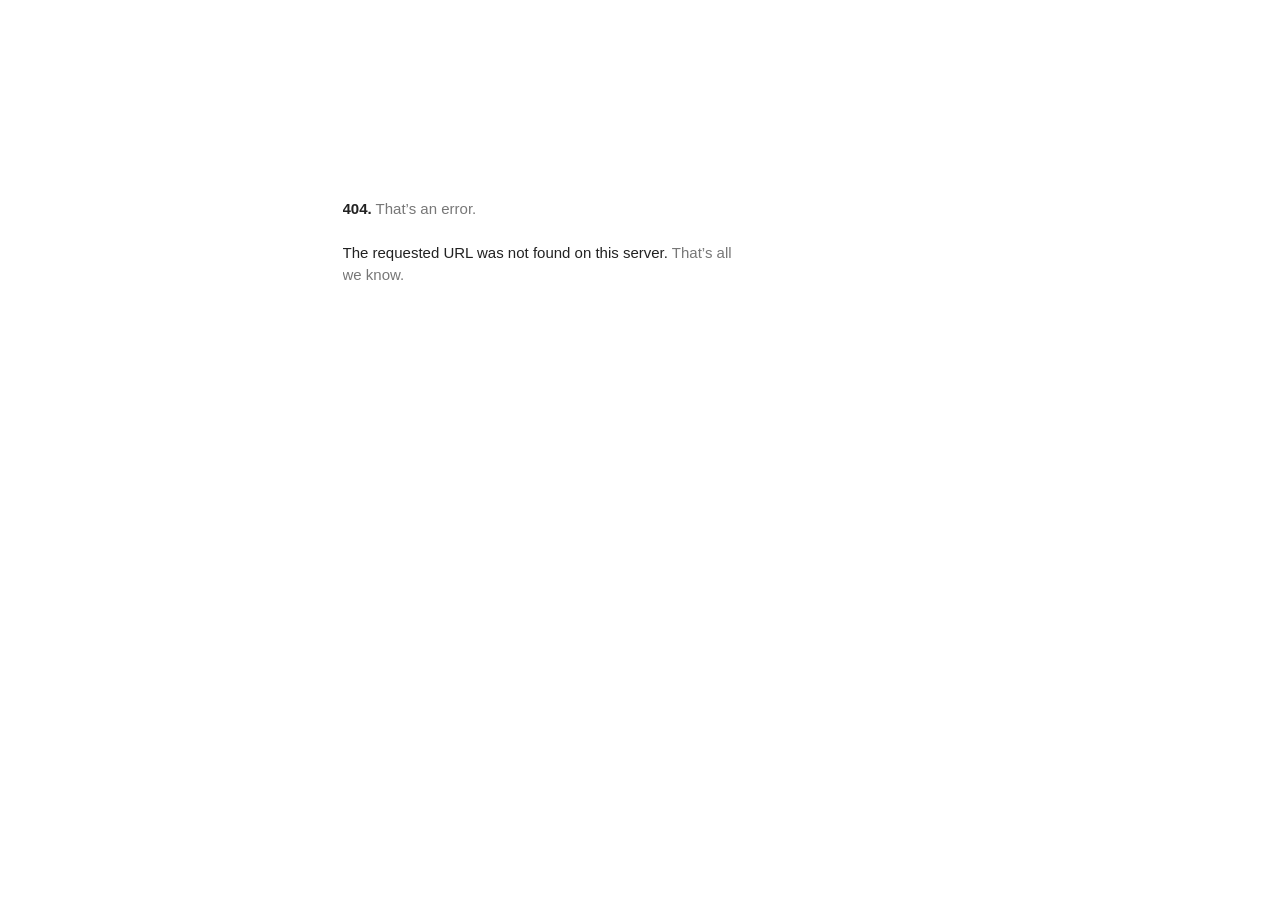
<file: fonts.googleapis.com/index.html>
<html lang=en><meta charset=utf-8><meta name=viewport content="initial-scale=1, minimum-scale=1, width=device-width"><title>Error 404 (Not Found)!!1</title><style>*{margin:0;padding:0}html,code{font:15px/22px arial,sans-serif}html{background:#fff;color:#222;padding:15px}body{color:#222;text-align:unset;margin:7% auto 0;max-width:390px;min-height:180px;padding:30px 0 15px;}* > body{background:url(//www.google.com/images/errors/robot.png) 100% 5px no-repeat;padding-right:205px}p{margin:11px 0 22px;overflow:hidden}pre{white-space:pre-wrap;}ins{color:#777;text-decoration:none}a img{border:0}@media screen and (max-width:772px){body{background:none;margin-top:0;max-width:none;padding-right:0}}#logo{background:url(//www.google.com/images/branding/googlelogo/1x/googlelogo_color_150x54dp.png) no-repeat;margin-left:-5px}@media only screen and (min-resolution:192dpi){#logo{background:url(//www.google.com/images/branding/googlelogo/2x/googlelogo_color_150x54dp.png) no-repeat 0% 0%/100% 100%;-moz-border-image:url(//www.google.com/images/branding/googlelogo/2x/googlelogo_color_150x54dp.png) 0}}@media only screen and (-webkit-min-device-pixel-ratio:2){#logo{background:url(//www.google.com/images/branding/googlelogo/2x/googlelogo_color_150x54dp.png) no-repeat;-webkit-background-size:100% 100%}}#logo{display:inline-block;height:54px;width:150px}</style><main id="af-error-container" role="main"><a href=//www.google.com><span id=logo aria-label=Google role=img></span></a><p><b>404.</b> <ins>That’s an error.</ins><p>The requested URL was not found on this server. <ins>That’s all we know.</ins></main>
</file>
<file: Niranj Portfolio/vendor/simple-line-icons/css/simple-line-icons.css>
/*
* Font Face
*/
@font-face {
  font-family: 'simple-line-icons';
  src: url('../fonts/Simple-Line-Iconsb26c.eot?v=2.4.0');
  src: url('../fonts/Simple-Line-Iconsb26c.eot?v=2.4.0#iefix') format('embedded-opentype'), url('../fonts/Simple-Line-Iconsb26c.woff2?v=2.4.0') format('woff2'), url('../fonts/Simple-Line-Iconsb26c.ttf?v=2.4.0') format('truetype'), url('../fonts/Simple-Line-Iconsb26c.woff?v=2.4.0') format('woff'), url('../fonts/Simple-Line-Iconsb26c.svg?v=2.4.0#simple-line-icons') format('svg');
  font-weight: normal;
  font-style: normal;
}
/*
 Use the following code if you want to have a class per icon.
 Instead of a list of all class selectors, you can use the generic [class*="icon-"] selector,
 but it's slower.
*/
.icon-user,
.icon-people,
.icon-user-female,
.icon-user-follow,
.icon-user-following,
.icon-user-unfollow,
.icon-login,
.icon-logout,
.icon-emotsmile,
.icon-phone,
.icon-call-end,
.icon-call-in,
.icon-call-out,
.icon-map,
.icon-location-pin,
.icon-direction,
.icon-directions,
.icon-compass,
.icon-layers,
.icon-menu,
.icon-list,
.icon-options-vertical,
.icon-options,
.icon-arrow-down,
.icon-arrow-left,
.icon-arrow-right,
.icon-arrow-up,
.icon-arrow-up-circle,
.icon-arrow-left-circle,
.icon-arrow-right-circle,
.icon-arrow-down-circle,
.icon-check,
.icon-clock,
.icon-plus,
.icon-minus,
.icon-close,
.icon-event,
.icon-exclamation,
.icon-organization,
.icon-trophy,
.icon-screen-smartphone,
.icon-screen-desktop,
.icon-plane,
.icon-notebook,
.icon-mustache,
.icon-mouse,
.icon-magnet,
.icon-energy,
.icon-disc,
.icon-cursor,
.icon-cursor-move,
.icon-crop,
.icon-chemistry,
.icon-speedometer,
.icon-shield,
.icon-screen-tablet,
.icon-magic-wand,
.icon-hourglass,
.icon-graduation,
.icon-ghost,
.icon-game-controller,
.icon-fire,
.icon-eyeglass,
.icon-envelope-open,
.icon-envelope-letter,
.icon-bell,
.icon-badge,
.icon-anchor,
.icon-wallet,
.icon-vector,
.icon-speech,
.icon-puzzle,
.icon-printer,
.icon-present,
.icon-playlist,
.icon-pin,
.icon-picture,
.icon-handbag,
.icon-globe-alt,
.icon-globe,
.icon-folder-alt,
.icon-folder,
.icon-film,
.icon-feed,
.icon-drop,
.icon-drawer,
.icon-docs,
.icon-doc,
.icon-diamond,
.icon-cup,
.icon-calculator,
.icon-bubbles,
.icon-briefcase,
.icon-book-open,
.icon-basket-loaded,
.icon-basket,
.icon-bag,
.icon-action-undo,
.icon-action-redo,
.icon-wrench,
.icon-umbrella,
.icon-trash,
.icon-tag,
.icon-support,
.icon-frame,
.icon-size-fullscreen,
.icon-size-actual,
.icon-shuffle,
.icon-share-alt,
.icon-share,
.icon-rocket,
.icon-question,
.icon-pie-chart,
.icon-pencil,
.icon-note,
.icon-loop,
.icon-home,
.icon-grid,
.icon-graph,
.icon-microphone,
.icon-music-tone-alt,
.icon-music-tone,
.icon-earphones-alt,
.icon-earphones,
.icon-equalizer,
.icon-like,
.icon-dislike,
.icon-control-start,
.icon-control-rewind,
.icon-control-play,
.icon-control-pause,
.icon-control-forward,
.icon-control-end,
.icon-volume-1,
.icon-volume-2,
.icon-volume-off,
.icon-calendar,
.icon-bulb,
.icon-chart,
.icon-ban,
.icon-bubble,
.icon-camrecorder,
.icon-camera,
.icon-cloud-download,
.icon-cloud-upload,
.icon-envelope,
.icon-eye,
.icon-flag,
.icon-heart,
.icon-info,
.icon-key,
.icon-link,
.icon-lock,
.icon-lock-open,
.icon-magnifier,
.icon-magnifier-add,
.icon-magnifier-remove,
.icon-paper-clip,
.icon-paper-plane,
.icon-power,
.icon-refresh,
.icon-reload,
.icon-settings,
.icon-star,
.icon-symbol-female,
.icon-symbol-male,
.icon-target,
.icon-credit-card,
.icon-paypal,
.icon-social-tumblr,
.icon-social-twitter,
.icon-social-facebook,
.icon-social-instagram,
.icon-social-linkedin,
.icon-social-pinterest,
.icon-social-github,
.icon-social-google,
.icon-social-reddit,
.icon-social-skype,
.icon-social-dribbble,
.icon-social-behance,
.icon-social-foursqare,
.icon-social-soundcloud,
.icon-social-spotify,
.icon-social-stumbleupon,
.icon-social-youtube,
.icon-social-dropbox,
.icon-social-vkontakte,
.icon-social-steam {
  font-family: 'simple-line-icons';
  speak: none;
  font-style: normal;
  font-weight: normal;
  font-variant: normal;
  text-transform: none;
  line-height: 1;
  /* Better Font Rendering =========== */
  -webkit-font-smoothing: antialiased;
  -moz-osx-font-smoothing: grayscale;
}
.icon-user:before {
  content: "\e005";
}
.icon-people:before {
  content: "\e001";
}
.icon-user-female:before {
  content: "\e000";
}
.icon-user-follow:before {
  content: "\e002";
}
.icon-user-following:before {
  content: "\e003";
}
.icon-user-unfollow:before {
  content: "\e004";
}
.icon-login:before {
  content: "\e066";
}
.icon-logout:before {
  content: "\e065";
}
.icon-emotsmile:before {
  content: "\e021";
}
.icon-phone:before {
  content: "\e600";
}
.icon-call-end:before {
  content: "\e048";
}
.icon-call-in:before {
  content: "\e047";
}
.icon-call-out:before {
  content: "\e046";
}
.icon-map:before {
  content: "\e033";
}
.icon-location-pin:before {
  content: "\e096";
}
.icon-direction:before {
  content: "\e042";
}
.icon-directions:before {
  content: "\e041";
}
.icon-compass:before {
  content: "\e045";
}
.icon-layers:before {
  content: "\e034";
}
.icon-menu:before {
  content: "\e601";
}
.icon-list:before {
  content: "\e067";
}
.icon-options-vertical:before {
  content: "\e602";
}
.icon-options:before {
  content: "\e603";
}
.icon-arrow-down:before {
  content: "\e604";
}
.icon-arrow-left:before {
  content: "\e605";
}
.icon-arrow-right:before {
  content: "\e606";
}
.icon-arrow-up:before {
  content: "\e607";
}
.icon-arrow-up-circle:before {
  content: "\e078";
}
.icon-arrow-left-circle:before {
  content: "\e07a";
}
.icon-arrow-right-circle:before {
  content: "\e079";
}
.icon-arrow-down-circle:before {
  content: "\e07b";
}
.icon-check:before {
  content: "\e080";
}
.icon-clock:before {
  content: "\e081";
}
.icon-plus:before {
  content: "\e095";
}
.icon-minus:before {
  content: "\e615";
}
.icon-close:before {
  content: "\e082";
}
.icon-event:before {
  content: "\e619";
}
.icon-exclamation:before {
  content: "\e617";
}
.icon-organization:before {
  content: "\e616";
}
.icon-trophy:before {
  content: "\e006";
}
.icon-screen-smartphone:before {
  content: "\e010";
}
.icon-screen-desktop:before {
  content: "\e011";
}
.icon-plane:before {
  content: "\e012";
}
.icon-notebook:before {
  content: "\e013";
}
.icon-mustache:before {
  content: "\e014";
}
.icon-mouse:before {
  content: "\e015";
}
.icon-magnet:before {
  content: "\e016";
}
.icon-energy:before {
  content: "\e020";
}
.icon-disc:before {
  content: "\e022";
}
.icon-cursor:before {
  content: "\e06e";
}
.icon-cursor-move:before {
  content: "\e023";
}
.icon-crop:before {
  content: "\e024";
}
.icon-chemistry:before {
  content: "\e026";
}
.icon-speedometer:before {
  content: "\e007";
}
.icon-shield:before {
  content: "\e00e";
}
.icon-screen-tablet:before {
  content: "\e00f";
}
.icon-magic-wand:before {
  content: "\e017";
}
.icon-hourglass:before {
  content: "\e018";
}
.icon-graduation:before {
  content: "\e019";
}
.icon-ghost:before {
  content: "\e01a";
}
.icon-game-controller:before {
  content: "\e01b";
}
.icon-fire:before {
  content: "\e01c";
}
.icon-eyeglass:before {
  content: "\e01d";
}
.icon-envelope-open:before {
  content: "\e01e";
}
.icon-envelope-letter:before {
  content: "\e01f";
}
.icon-bell:before {
  content: "\e027";
}
.icon-badge:before {
  content: "\e028";
}
.icon-anchor:before {
  content: "\e029";
}
.icon-wallet:before {
  content: "\e02a";
}
.icon-vector:before {
  content: "\e02b";
}
.icon-speech:before {
  content: "\e02c";
}
.icon-puzzle:before {
  content: "\e02d";
}
.icon-printer:before {
  content: "\e02e";
}
.icon-present:before {
  content: "\e02f";
}
.icon-playlist:before {
  content: "\e030";
}
.icon-pin:before {
  content: "\e031";
}
.icon-picture:before {
  content: "\e032";
}
.icon-handbag:before {
  content: "\e035";
}
.icon-globe-alt:before {
  content: "\e036";
}
.icon-globe:before {
  content: "\e037";
}
.icon-folder-alt:before {
  content: "\e039";
}
.icon-folder:before {
  content: "\e089";
}
.icon-film:before {
  content: "\e03a";
}
.icon-feed:before {
  content: "\e03b";
}
.icon-drop:before {
  content: "\e03e";
}
.icon-drawer:before {
  content: "\e03f";
}
.icon-docs:before {
  content: "\e040";
}
.icon-doc:before {
  content: "\e085";
}
.icon-diamond:before {
  content: "\e043";
}
.icon-cup:before {
  content: "\e044";
}
.icon-calculator:before {
  content: "\e049";
}
.icon-bubbles:before {
  content: "\e04a";
}
.icon-briefcase:before {
  content: "\e04b";
}
.icon-book-open:before {
  content: "\e04c";
}
.icon-basket-loaded:before {
  content: "\e04d";
}
.icon-basket:before {
  content: "\e04e";
}
.icon-bag:before {
  content: "\e04f";
}
.icon-action-undo:before {
  content: "\e050";
}
.icon-action-redo:before {
  content: "\e051";
}
.icon-wrench:before {
  content: "\e052";
}
.icon-umbrella:before {
  content: "\e053";
}
.icon-trash:before {
  content: "\e054";
}
.icon-tag:before {
  content: "\e055";
}
.icon-support:before {
  content: "\e056";
}
.icon-frame:before {
  content: "\e038";
}
.icon-size-fullscreen:before {
  content: "\e057";
}
.icon-size-actual:before {
  content: "\e058";
}
.icon-shuffle:before {
  content: "\e059";
}
.icon-share-alt:before {
  content: "\e05a";
}
.icon-share:before {
  content: "\e05b";
}
.icon-rocket:before {
  content: "\e05c";
}
.icon-question:before {
  content: "\e05d";
}
.icon-pie-chart:before {
  content: "\e05e";
}
.icon-pencil:before {
  content: "\e05f";
}
.icon-note:before {
  content: "\e060";
}
.icon-loop:before {
  content: "\e064";
}
.icon-home:before {
  content: "\e069";
}
.icon-grid:before {
  content: "\e06a";
}
.icon-graph:before {
  content: "\e06b";
}
.icon-microphone:before {
  content: "\e063";
}
.icon-music-tone-alt:before {
  content: "\e061";
}
.icon-music-tone:before {
  content: "\e062";
}
.icon-earphones-alt:before {
  content: "\e03c";
}
.icon-earphones:before {
  content: "\e03d";
}
.icon-equalizer:before {
  content: "\e06c";
}
.icon-like:before {
  content: "\e068";
}
.icon-dislike:before {
  content: "\e06d";
}
.icon-control-start:before {
  content: "\e06f";
}
.icon-control-rewind:before {
  content: "\e070";
}
.icon-control-play:before {
  content: "\e071";
}
.icon-control-pause:before {
  content: "\e072";
}
.icon-control-forward:before {
  content: "\e073";
}
.icon-control-end:before {
  content: "\e074";
}
.icon-volume-1:before {
  content: "\e09f";
}
.icon-volume-2:before {
  content: "\e0a0";
}
.icon-volume-off:before {
  content: "\e0a1";
}
.icon-calendar:before {
  content: "\e075";
}
.icon-bulb:before {
  content: "\e076";
}
.icon-chart:before {
  content: "\e077";
}
.icon-ban:before {
  content: "\e07c";
}
.icon-bubble:before {
  content: "\e07d";
}
.icon-camrecorder:before {
  content: "\e07e";
}
.icon-camera:before {
  content: "\e07f";
}
.icon-cloud-download:before {
  content: "\e083";
}
.icon-cloud-upload:before {
  content: "\e084";
}
.icon-envelope:before {
  content: "\e086";
}
.icon-eye:before {
  content: "\e087";
}
.icon-flag:before {
  content: "\e088";
}
.icon-heart:before {
  content: "\e08a";
}
.icon-info:before {
  content: "\e08b";
}
.icon-key:before {
  content: "\e08c";
}
.icon-link:before {
  content: "\e08d";
}
.icon-lock:before {
  content: "\e08e";
}
.icon-lock-open:before {
  content: "\e08f";
}
.icon-magnifier:before {
  content: "\e090";
}
.icon-magnifier-add:before {
  content: "\e091";
}
.icon-magnifier-remove:before {
  content: "\e092";
}
.icon-paper-clip:before {
  content: "\e093";
}
.icon-paper-plane:before {
  content: "\e094";
}
.icon-power:before {
  content: "\e097";
}
.icon-refresh:before {
  content: "\e098";
}
.icon-reload:before {
  content: "\e099";
}
.icon-settings:before {
  content: "\e09a";
}
.icon-star:before {
  content: "\e09b";
}
.icon-symbol-female:before {
  content: "\e09c";
}
.icon-symbol-male:before {
  content: "\e09d";
}
.icon-target:before {
  content: "\e09e";
}
.icon-credit-card:before {
  content: "\e025";
}
.icon-paypal:before {
  content: "\e608";
}
.icon-social-tumblr:before {
  content: "\e00a";
}
.icon-social-twitter:before {
  content: "\e009";
}
.icon-social-facebook:before {
  content: "\e00b";
}
.icon-social-instagram:before {
  content: "\e609";
}
.icon-social-linkedin:before {
  content: "\e60a";
}
.icon-social-pinterest:before {
  content: "\e60b";
}
.icon-social-github:before {
  content: "\e60c";
}
.icon-social-google:before {
  content: "\e60d";
}
.icon-social-reddit:before {
  content: "\e60e";
}
.icon-social-skype:before {
  content: "\e60f";
}
.icon-social-dribbble:before {
  content: "\e00d";
}
.icon-social-behance:before {
  content: "\e610";
}
.icon-social-foursqare:before {
  content: "\e611";
}
.icon-social-soundcloud:before {
  content: "\e612";
}
.icon-social-spotify:before {
  content: "\e613";
}
.icon-social-stumbleupon:before {
  content: "\e614";
}
.icon-social-youtube:before {
  content: "\e008";
}
.icon-social-dropbox:before {
  content: "\e00c";
}
.icon-social-vkontakte:before {
  content: "\e618";
}
.icon-social-steam:before {
  content: "\e620";
}
</file>
<file: Niranj Portfolio/css/overrides.css>
/* UI overrides to match modern reference */

/* Typography */
body {
  font-family: "Open Sans", -apple-system, BlinkMacSystemFont, "Segoe UI", Roboto,
    "Helvetica Neue", Arial, sans-serif, "Apple Color Emoji", "Segoe UI Emoji",
    "Segoe UI Symbol", "Noto Color Emoji";
}

h1, h2, h3, h4, h6 {
  font-family: "Saira Extra Condensed", Muli, -apple-system, BlinkMacSystemFont, "Segoe UI", Roboto,
    "Helvetica Neue", Arial, sans-serif, "Apple Color Emoji", "Segoe UI Emoji",
    "Segoe UI Symbol", "Noto Color Emoji";
  color: #1f3a5b;
}

h1 .text-primary {
  color: #9a031e !important;
}

.subheading {
  color: #9a031e;
}

/* Accent text utility */
.text-accent { color: #9a031e !important; }

/* Section headings accent bar */
#experience h2,
#education h2 {
  color: #1f3a5b;
  position: relative;
}
#experience h2::after,
#education h2::after {
  content: "";
  display: block;
  width: 60px;
  height: 4px;
  background-color: #9a031e;
  border-radius: 2px;
  margin-top: 8px;
}

/* Sidebar gradient and active state */
#sideNav {
  background: linear-gradient(180deg, #b3122a 0%, #7a0b1f 100%) !important;
}

#sideNav .navbar-nav .nav-item .nav-link.active,
#sideNav .navbar-nav .nav-item .nav-link:hover {
  background-color: rgba(255, 255, 255, 0.16);
  border-radius: 6px;
}

.navbar-brand .img-profile {
  border: 6px solid rgba(255, 255, 255, 0.25);
}

/* Section card look */
section.resume-section {
  background-color: #ffffff;
  border-radius: 12px;
  box-shadow: 0 10px 30px rgba(0, 0, 0, 0.08);
  margin: 1.2rem;
}

@media (min-width: 992px) {
  section.resume-section {
    margin: 1.5rem 1.75rem;
  }
}

/* Modern timeline for Experience and Education */
#experience .resume-item,
#education .resume-item {
  position: relative;
  padding-left: 40px;
  margin-bottom: 1.5rem;
}
#experience .resume-item::before,
#education .resume-item::before {
  content: "";
  position: absolute;
  left: 14px;
  top: 0.8rem;
  width: 10px;
  height: 10px;
  background: #9a031e;
  border-radius: 50%;
  box-shadow: 0 0 0 3px rgba(154, 3, 30, 0.18);
}
#experience .resume-item::after,
#education .resume-item::after {
  content: "";
  position: absolute;
  left: 18px;
  top: 2rem;
  width: 2px;
  height: calc(100% + 1.5rem);
  background: rgba(31, 58, 91, 0.2);
}
#experience .resume-item:last-child::after,
#education .resume-item:last-child::after {
  display: none;
}

/* Card styling for item content */
#experience .resume-content,
#education .resume-content {
  background: #fff;
  border: 1px solid rgba(31, 58, 91, 0.1);
  border-radius: 12px;
  padding: 1rem 1.25rem;
  box-shadow: 0 10px 24px rgba(0, 0, 0, 0.06);
}
#experience .resume-content h3,
#education .resume-content h3 {
  color: #1f3a5b;
  font-size: 1.6rem;
}
#experience .resume-content .subheading,
#education .resume-content .subheading {
  color: #9a031e;
  font-weight: 600;
}
#experience .resume-content ul,
#education .resume-content ul {
  list-style: none;
  margin: 0;
  padding: 0;
}
#experience .resume-content ul li,
#education .resume-content ul li {
  position: relative;
  padding-left: 22px;
  margin-bottom: 8px;
}
#experience .resume-content ul li::before,
#education .resume-content ul li::before {
  content: "";
  position: absolute;
  left: 0;
  top: 0.6em;
  width: 6px;
  height: 6px;
  background: #1f3a5b;
  border-radius: 50%;
}

#experience .resume-date,
#education .resume-date {
  color: #6c757d;
  font-weight: 600;
}
#experience .resume-date .text-primary,
#education .resume-date .text-primary {
  color: #1f3a5b !important;
}
#experience .resume-date .logo img,
#education .resume-date .logo img {
  border-radius: 10px;
  box-shadow: 0 8px 20px rgba(0, 0, 0, 0.12);
  max-width: 220px;
}

@media (max-width: 767px) {
  #experience .resume-item,
  #education .resume-item {
    padding-left: 0;
    margin-bottom: 1.25rem;
  }
  #experience .resume-item::before,
  #education .resume-item::before,
  #experience .resume-item::after,
  #education .resume-item::after {
    display: none;
  }
  #experience .resume-content,
  #education .resume-content {
    box-shadow: none;
    border: 1px solid rgba(31, 58, 91, 0.08);
  }
}

/* Certifications heading accent */
#awards h2 {
  color: #1f3a5b;
  position: relative;
}
#awards h2::after {
  content: "";
  display: block;
  width: 60px;
  height: 4px;
  background-color: #9a031e;
  border-radius: 2px;
  margin-top: 8px;
}

/* Modern sidebar feel without changing colors */
#sideNav .navbar-nav {
  gap: 6px;
}
#sideNav .navbar-nav .nav-item .nav-link {
  position: relative;
  padding: 0.5rem 0.75rem;
  border-radius: 8px;
}
#sideNav .navbar-nav .nav-item .nav-link::before {
  content: "";
  position: absolute;
  left: 0;
  top: 50%;
  transform: translateY(-50%);
  width: 4px;
  height: 0;
  background: rgba(255, 255, 255, 0.7);
  border-radius: 2px;
  transition: height 0.2s ease;
}
#sideNav .navbar-nav .nav-item .nav-link.active::before,
#sideNav .navbar-nav .nav-item .nav-link:hover::before {
  height: 70%;
}

/* Certification cards */
.certification-card {
  border-radius: 12px;
  box-shadow: 0 10px 30px rgba(0, 0, 0, 0.08);
  overflow: hidden;
  transition: transform 0.2s ease, box-shadow 0.2s ease;
}
.certification-card .card-img-top {
  object-fit: contain;
  max-height: 140px;
  padding: 12px;
  cursor: zoom-in;
}
.certification-card:hover {
  transform: translateY(-2px);
  box-shadow: 0 16px 40px rgba(0, 0, 0, 0.12);
}

/* Contact buttons */
.contact-buttons {
  display: flex;
  gap: 10px;
  flex-wrap: wrap;
}
.contact-buttons { align-items: center; }
.btn-contact {
  border-radius: 9999px;
  padding: 0.5rem 0.9rem;
  font-weight: 600;
  box-shadow: 0 6px 18px rgba(0, 0, 0, 0.08);
  transition: transform 0.15s ease, box-shadow 0.15s ease, background-color 0.2s ease;
}
.btn-contact i { margin-right: 6px; }
.btn-contact.btn-email {
  background-color: #9a031e;
  color: #fff;
}
.btn-contact.btn-linkedin { background-color: #0A66C2; color: #fff; }
.btn-contact.btn-github { background-color: #24292e; color: #fff; }
.btn-contact:hover {
  transform: translateY(-1px);
  box-shadow: 0 10px 28px rgba(0, 0, 0, 0.12);
}

/* Headline section styles */
.headline-section {
  background: linear-gradient(90deg, rgba(10,102,194,0.08), rgba(255,166,43,0.08));
  border-bottom: 1px solid rgba(31,58,91,0.08);
}
.site-headline {
  font-size: 1.15rem;
  font-weight: 800;
  color: #1f3a5b;
  letter-spacing: 0.2px;
}
@media (min-width: 992px) {
  .site-headline { font-size: 1.35rem; }
}

/* Contact row tagline */
.contact-headline {
  order: -1;                /* appear first, starts left-to-right */
  flex-basis: 100%;         /* own line above buttons for clarity */
  margin-bottom: 6px;
  font-size: 0.95rem;
  font-weight: 700;
  color: #1f3a5b;
  opacity: 0.95;
  display: inline-flex;
  align-items: center;
  gap: 6px;
  white-space: normal;
  background: linear-gradient(90deg, rgba(10,102,194,0.08), rgba(255,166,43,0.08));
  border: 1px solid rgba(31,58,91,0.12);
  border-radius: 9999px;
  padding: 0.5rem 0.75rem;
}
@media (max-width: 576px) {
  .contact-headline {
    margin-top: 6px;
    text-align: center;
    justify-content: center;
  }
}

/* GitHub CTA block */
.github-cta {
  display: flex;
  align-items: center;
  justify-content: space-between;
  background: #24292e;
  color: #fff;
  border-radius: 14px;
  padding: 1rem 1.25rem;
  box-shadow: 0 10px 30px rgba(0,0,0,0.12);
}
.github-cta .fa-github { color: #fff; }
.github-cta .text-white { color: #fff !important; }
.github-cta .text-white-50 { color: rgba(255,255,255,0.7) !important; }
.github-cta .cta-actions { flex-shrink: 0; }
@media (max-width: 576px) {
  .github-cta { flex-direction: column; gap: 12px; text-align: center; }
}

/* Modern project cards */
.project-card {
  border-radius: 16px;
  box-shadow: 0 12px 34px rgba(0,0,0,0.08);
  border: 1px solid rgba(31,58,91,0.06);
  transition: transform 0.2s ease, box-shadow 0.2s ease;
}
.project-card:hover {
  transform: translateY(-3px);
  box-shadow: 0 18px 48px rgba(0,0,0,0.12);
}
.project-card .card-img-top {
  max-height: 180px;
  object-fit: cover;
  border-bottom: 1px solid rgba(31,58,91,0.06);
}
.project-card .card-footer {
  background: transparent;
  border-top: 1px solid rgba(31,58,91,0.08);
  display: grid; /* ensure equal widths for two buttons */
  grid-template-columns: repeat(2, 1fr);
  gap: 8px;
}

/* Small CTA buttons for cards */
.btn-cta { 
  border-radius: 9999px; 
  padding: 0.45rem 0.9rem; 
  font-weight: 600; 
  box-shadow: 0 6px 18px rgba(0, 0, 0, 0.08); 
  transition: transform 0.15s ease, box-shadow 0.15s ease, background-color 0.2s ease; 
}
.btn-cta.btn-sm {
  padding: 0.3rem 0.7rem;
  font-size: 0.875rem;
}
.btn-cta i { margin-right: 6px; }
.btn-cta.btn-site { background-color: #9a031e; color: #fff; }
.btn-cta.btn-github { background-color: #24292e; color: #fff; }
.btn-cta:hover { transform: translateY(-1px); box-shadow: 0 10px 28px rgba(0, 0, 0, 0.12); }

/* Make card footer CTAs equal width and consistent height */
.project-card .card-footer .btn-cta {
  width: 100%;
  min-height: 36px;
  display: inline-flex;
  align-items: center;
  justify-content: center;
  white-space: nowrap;
}

/* Skills badges for Experience cards */
.skills-badges {
  display: flex;
  flex-wrap: wrap;
  gap: 8px;
  margin-top: 8px;
}
.skills-badges .badge {
  font-size: 0.78rem;
  font-weight: 500;
  border-radius: 999px;
  padding: 6px 10px;
  background: #edf2f7; /* soft slate */
  color: #1f2937;
}

/* Tighter top spacing for Skills section */
#skills.resume-section {
  padding-top: 0 !important;
  margin-top: 0 !important;
}
@media (min-width: 992px) {
  #skills.resume-section {
    padding-top: 1rem !important;
    margin-top: 0 !important;
  }
  /* Disable vertical centering for Skills on desktop */
  #skills .my-auto {
    margin-top: 0 !important;
    margin-bottom: 0 !important;
  }
}

/* Ensure heading starts flush at top */
#skills h2 { margin-top: 0; }

/* Reduce gap from Education into Skills on desktop (collapse fix) */
@media (min-width: 992px) {
  #education.resume-section { margin-bottom: 2rem !important; }
}

/* Subtle separator styling */
hr {
  border: 0;
  border-top: 1px solid rgba(31,58,91,0.15);
  margin: 0.75rem 0;
}
</file>
<file: Niranj Portfolio/vendor/devicons/css/devicons.min.css>
/*!
 *  Devicons 1.8.0 made by Theodore Vorillas / http://vorillaz.com 
 */
@font-face{font-family:devicons;src:url(../fonts/devicons4196.eot?xqxft6);src:url(../fonts/deviconsd41d.eot?#iefixxqxft6) format("embedded-opentype"),url(../fonts/devicons4196.woff?xqxft6) format("woff"),url(../fonts/devicons4196.ttf?xqxft6) format("truetype"),url(../fonts/devicons4196.svg?xqxft6#devicons) format("svg");font-weight:400;font-style:normal}.devicons{font-family:devicons;speak:none;font-style:normal;font-weight:400;font-variant:normal;text-transform:none;line-height:1;-webkit-font-smoothing:antialiased;-moz-osx-font-smoothing:grayscale}.devicons-git:before{content:"\e602"}.devicons-git_compare:before{content:"\e628"}.devicons-git_branch:before{content:"\e625"}.devicons-git_commit:before{content:"\e629"}.devicons-git_pull_request:before{content:"\e626"}.devicons-git_merge:before{content:"\e627"}.devicons-bitbucket:before{content:"\e603"}.devicons-github_alt:before{content:"\e608"}.devicons-github_badge:before{content:"\e609"}.devicons-github:before{content:"\e60a"}.devicons-github_full:before{content:"\e617"}.devicons-java:before{content:"\e638"}.devicons-ruby:before{content:"\e639"}.devicons-scala:before{content:"\e637"}.devicons-python:before{content:"\e63c"}.devicons-go:before{content:"\e624"}.devicons-ruby_on_rails:before{content:"\e63b"}.devicons-django:before{content:"\e61d"}.devicons-markdown:before{content:"\e63e"}.devicons-php:before{content:"\e63d"}.devicons-mysql:before{content:"\e604"}.devicons-streamline:before{content:"\e605"}.devicons-database:before{content:"\e606"}.devicons-laravel:before{content:"\e63f"}.devicons-javascript:before{content:"\e64e"}.devicons-angular:before{content:"\e653"}.devicons-backbone:before{content:"\e652"}.devicons-coffeescript:before{content:"\e651"}.devicons-jquery:before{content:"\e650"}.devicons-modernizr:before{content:"\e620"}.devicons-jquery_ui:before{content:"\e654"}.devicons-ember:before{content:"\e61b"}.devicons-dojo:before{content:"\e61c"}.devicons-nodejs:before{content:"\e619"}.devicons-nodejs_small:before{content:"\e618"}.devicons-javascript_shield:before{content:"\e64f"}.devicons-bootstrap:before{content:"\e647"}.devicons-sass:before{content:"\e64b"}.devicons-css3_full:before{content:"\e64a"}.devicons-css3:before{content:"\e649"}.devicons-html5:before{content:"\e636"}.devicons-html5_multimedia:before{content:"\e632"}.devicons-html5_device_access:before{content:"\e633"}.devicons-html5_3d_effects:before{content:"\e635"}.devicons-html5_connectivity:before{content:"\e634"}.devicons-ghost_small:before{content:"\e614"}.devicons-ghost:before{content:"\e61f"}.devicons-magento:before{content:"\e640"}.devicons-joomla:before{content:"\e641"}.devicons-jekyll_small:before{content:"\e60d"}.devicons-drupal:before{content:"\e642"}.devicons-wordpress:before{content:"\e60b"}.devicons-grunt:before{content:"\e64c"}.devicons-bower:before{content:"\e64d"}.devicons-npm:before{content:"\e61e"}.devicons-yahoo_small:before{content:"\e62b"}.devicons-yahoo:before{content:"\e615"}.devicons-bing_small:before{content:"\e600"}.devicons-windows:before{content:"\e60f"}.devicons-linux:before{content:"\e612"}.devicons-ubuntu:before{content:"\e63a"}.devicons-android:before{content:"\e60e"}.devicons-apple:before{content:"\e611"}.devicons-appstore:before{content:"\e613"}.devicons-phonegap:before{content:"\e630"}.devicons-blackberry:before{content:"\e623"}.devicons-stackoverflow:before{content:"\e610"}.devicons-techcrunch:before{content:"\e62c"}.devicons-codrops:before{content:"\e62f"}.devicons-css_tricks:before{content:"\e601"}.devicons-smashing_magazine:before{content:"\e62d"}.devicons-netmagazine:before{content:"\e62e"}.devicons-codepen:before{content:"\e616"}.devicons-cssdeck:before{content:"\e62a"}.devicons-hackernews:before{content:"\e61a"}.devicons-dropbox:before{content:"\e607"}.devicons-google_drive:before{content:"\e631"}.devicons-visualstudio:before{content:"\e60c"}.devicons-unity_small:before{content:"\e621"}.devicons-raspberry_pi:before{content:"\e622"}.devicons-chrome:before{content:"\e643"}.devicons-ie:before{content:"\e644"}.devicons-firefox:before{content:"\e645"}.devicons-opera:before{content:"\e646"}.devicons-safari:before{content:"\e648"}.devicons-swift:before{content:"\e655"}.devicons-symfony:before{content:"\e656"}.devicons-symfony_badge:before{content:"\e657"}.devicons-less:before{content:"\e658"}.devicons-stylus:before{content:"\e659"}.devicons-trello:before{content:"\e65a"}.devicons-atlassian:before{content:"\e65b"}.devicons-jira:before{content:"\e65c"}.devicons-envato:before{content:"\e65d"}.devicons-snap_svg:before{content:"\e65e"}.devicons-raphael:before{content:"\e65f"}.devicons-google_analytics:before{content:"\e660"}.devicons-compass:before{content:"\e661"}.devicons-onedrive:before{content:"\e662"}.devicons-gulp:before{content:"\e663"}.devicons-atom:before{content:"\e664"}.devicons-cisco:before{content:"\e665"}.devicons-nancy:before{content:"\e666"}.devicons-clojure:before{content:"\e668"}.devicons-clojure_alt:before{content:"\e66a"}.devicons-perl:before{content:"\e669"}.devicons-celluloid:before{content:"\e66b"}.devicons-w3c:before{content:"\e66c"}.devicons-redis:before{content:"\e66d"}.devicons-postgresql:before{content:"\e66e"}.devicons-webplatform:before{content:"\e66f"}.devicons-jenkins:before{content:"\e667"}.devicons-requirejs:before{content:"\e670"}.devicons-opensource:before{content:"\e671"}.devicons-typo3:before{content:"\e672"}.devicons-uikit:before{content:"\e673"}.devicons-doctrine:before{content:"\e674"}.devicons-groovy:before{content:"\e675"}.devicons-nginx:before{content:"\e676"}.devicons-haskell:before{content:"\e677"}.devicons-zend:before{content:"\e678"}.devicons-gnu:before{content:"\e679"}.devicons-yeoman:before{content:"\e67a"}.devicons-heroku:before{content:"\e67b"}.devicons-debian:before{content:"\e67d"}.devicons-travis:before{content:"\e67e"}.devicons-dotnet:before{content:"\e67f"}.devicons-codeigniter:before{content:"\e680"}.devicons-javascript_badge:before{content:"\e681"}.devicons-yii:before{content:"\e682"}.devicons-msql_server:before{content:"\e67c"}.devicons-composer:before{content:"\e683"}.devicons-krakenjs_badge:before{content:"\e684"}.devicons-krakenjs:before{content:"\e685"}.devicons-mozilla:before{content:"\e686"}.devicons-firebase:before{content:"\e687"}.devicons-sizzlejs:before{content:"\e688"}.devicons-creativecommons:before{content:"\e689"}.devicons-creativecommons_badge:before{content:"\e68a"}.devicons-mitlicence:before{content:"\e68b"}.devicons-senchatouch:before{content:"\e68c"}.devicons-bugsense:before{content:"\e68d"}.devicons-extjs:before{content:"\e68e"}.devicons-mootools_badge:before{content:"\e68f"}.devicons-mootools:before{content:"\e690"}.devicons-ruby_rough:before{content:"\e691"}.devicons-komodo:before{content:"\e692"}.devicons-coda:before{content:"\e693"}.devicons-bintray:before{content:"\e694"}.devicons-terminal:before{content:"\e695"}.devicons-code:before{content:"\e696"}.devicons-responsive:before{content:"\e697"}.devicons-dart:before{content:"\e698"}.devicons-aptana:before{content:"\e699"}.devicons-mailchimp:before{content:"\e69a"}.devicons-netbeans:before{content:"\e69b"}.devicons-dreamweaver:before{content:"\e69c"}.devicons-brackets:before{content:"\e69d"}.devicons-eclipse:before{content:"\e69e"}.devicons-cloud9:before{content:"\e69f"}.devicons-scrum:before{content:"\e6a0"}.devicons-prolog:before{content:"\e6a1"}.devicons-terminal_badge:before{content:"\e6a2"}.devicons-code_badge:before{content:"\e6a3"}.devicons-mongodb:before{content:"\e6a4"}.devicons-meteor:before{content:"\e6a5"}.devicons-meteorfull:before{content:"\e6a6"}.devicons-fsharp:before{content:"\e6a7"}.devicons-rust:before{content:"\e6a8"}.devicons-ionic:before{content:"\e6a9"}.devicons-sublime:before{content:"\e6aa"}.devicons-appcelerator:before{content:"\e6ab"}.devicons-asterisk:before{content:"\e6ac"}.devicons-aws:before{content:"\e6ad"}.devicons-digital-ocean:before{content:"\e6ae"}.devicons-dlang:before{content:"\e6af"}.devicons-docker:before{content:"\e6b0"}.devicons-erlang:before{content:"\e6b1"}.devicons-google-cloud-platform:before{content:"\e6b2"}.devicons-grails:before{content:"\e6b3"}.devicons-illustrator:before{content:"\e6b4"}.devicons-intellij:before{content:"\e6b5"}.devicons-materializecss:before{content:"\e6b6"}.devicons-openshift:before{content:"\e6b7"}.devicons-photoshop:before{content:"\e6b8"}.devicons-rackspace:before{content:"\e6b9"}.devicons-react:before{content:"\e6ba"}.devicons-redhat:before{content:"\e6bb"}.devicons-scriptcs:before{content:"\e6bc"}.devicons-sqllite:before{content:"\e6c4"}.devicons-vim:before{content:"\e6c5"}
</file>
<file: Niranj Portfolio/css/resume.min.css>
/*!
 * Start Bootstrap - Resume v4.0.0-beta.2 (https://startbootstrap.com/template-overviews/resume)
 * Copyright 2013-2024 Start Bootstrap
 * Licensed under MIT (https://github.com/BlackrockDigital/startbootstrap-resume/blob/master/LICENSE)
 */
body {
  font-family: Muli, -apple-system, BlinkMacSystemFont, "Segoe UI", Roboto,
    "Helvetica Neue", Arial, sans-serif, "Apple Color Emoji", "Segoe UI Emoji",
    "Segoe UI Symbol", "Noto Color Emoji";
  padding-top: 54px;
  color: #495057;
}
::selection {
  background: pink;
}
@media (min-width: 992px) {
  body {
    padding-top: 0;
    padding-left: 17rem;
  }
}
h1,
h2,
h3,
h4,
h6 {
  font-family: Muli, -apple-system, BlinkMacSystemFont, "Segoe UI", Roboto,
    "Helvetica Neue", Arial, sans-serif, "Apple Color Emoji", "Segoe UI Emoji",
    "Segoe UI Symbol", "Noto Color Emoji";
  font-weight: 700;
  color: #9a031e;
}
h1 {
  font-size: 4.5rem;
  line-height: 4rem;
}
h2 {
  font-size: 3rem;
}
h3 {
  font-size: 1.5rem;
}
h5 {
  font-family: Muli, -apple-system, BlinkMacSystemFont, "Segoe UI", Roboto,
    "Helvetica Neue", Arial, sans-serif, "Apple Color Emoji", "Segoe UI Emoji",
    "Segoe UI Symbol", "Noto Color Emoji";
  font-weight: 700;
  text-transform: uppercase;
  color: #343a40;
}
p.h7 {
  font-size: 1rem;
  font-weight: 600;
  color: #343a40;
}
p.lead {
  font-size: 1.1rem;
  font-weight: 400;
  color: #495057;
}
.subheading {
  font-weight: 500;
  font-family: Muli, -apple-system, BlinkMacSystemFont, "Segoe UI", Roboto,
    "Helvetica Neue", Arial, sans-serif, "Apple Color Emoji", "Segoe UI Emoji",
    "Segoe UI Symbol", "Noto Color Emoji";
  font-size: 1.2rem;
}
h1 .text-primary {
  color: #343a40 !important;
}
.list-social-icons a {
  color: #495057;
}
.list-social-icons a:hover {
  color: #9a031e;
}
.list-social-icons a .fa-lg {
  font-size: 1.75rem;
}
.list-icons {
  font-size: 3rem;
}
.list-icons .list-inline-item i:hover {
  color: #9a031e;
}
.logo {
  display: block;
  position: relative;
  margin-top: 20px;
}
#csusb {
  position: right;
  max-height: 250px;
  max-width: 250px;
}
#gtu {
  position: right;
  max-width: 300px;
  max-height: 175px;
}

#hcn {
  position: right;
  max-width: 250px;
  max-height: 400px;
}
#infiniqe {
  position: right;
  max-width: 250px;
  max-height: 400px;
}
#marathonbibs {
  position: right;
  max-width: 600px;
  max-height: 325px;
}
@media (max-width: 768px) {
  #csusb {
    max-height: 150px;
    max-width: 150px;
  }
  #gtu {
    max-width: 150px;
    max-height: 100px;
  }
  #infiniqe {
    max-width: 150px;
    max-height: 50px;
  }
  #marathonbibs {
    max-width: 300px;
    max-height: 150px;
  }
}
.container {
  display: grid;
  grid-template-columns: 1fr 1fr 1fr;
  grid-template-rows: 1fr 1fr;
  gap: 0 0;
  grid-auto-flow: row;
  grid-template-areas: "a b c" "d e f";
}
.a {
  grid-area: a;
}
.b {
  grid-area: b;
}
.c {
  grid-area: c;
}
.d {
  grid-area: d;
}
.e {
  grid-area: e;
}
.f {
  grid-area: f;
}
.g {
  grid-area: g;
}
.h {
  grid-area: h;
}
.i {
  grid-area: i;
}
.grid-item {
  display: block;
  float: left;
  margin: 16px 0;
  padding: 0 16px;
}
.grid-item,
.grid-sizer {
  width: 100%;
}
.grid-item img {
  width: 100%;
  height: 100%;
}
.grid-item .img-place {
  display: block;
  margin: 0 auto;
  border-radius: 4px;
  overflow: hidden;
  cursor: pointer;
}
.grid-item .img-caption {
  position: absolute;
  bottom: 0;
  padding: 12px 16px;
  width: 100%;
  background-color: #323131;
  color: #fff;
  z-index: 11;
}
@media (max-width: 991px) {
  .container {
    grid-template-columns: 1fr 1fr;
    grid-template-rows: auto;
    grid-template-areas: "a b" "c d" "e f" "g h" "f";
  }
}
@media (max-width: 767px) {
  .container {
    grid-template-columns: 1fr;
    grid-template-areas: "a" "b" "c" "d" "e" "f";
  }
}
.fg-theme {
  color: #ef3724 !important;
}
.img-place {
  position: relative;
  display: block;
  margin: 0 auto;
  width: 100%;
  height: 100%;
  overflow: hidden;
  z-index: 10;
}
.img-place > img {
  width: 100%;
  height: auto;
}
.container {
  text-align: left;
}
.visitCounter {
  color: #f8f9fa !important;
}
#module {
  font-size: 1rem;
  line-height: 1.5;
}
#module #collapseMihin.collapse:not(.show) {
  display: block;
  height: 3rem;
  overflow: hidden;
}
#module #collapseMihin.collapsing {
  height: 3rem;
}
#module #collapseHsbc.collapse:not(.show) {
  display: block;
  height: 3rem;
  overflow: hidden;
}
#module #collapseHsbc.collapsing {
  height: 3rem;
}
#module a.collapsed:after {
  content: "Show More >>";
}
#module a:not(.collapsed):after {
  content: "<< Show Less";
}
.container-top {
  position: fixed;
  bottom: 20px;
  right: 10px;
  z-index: 1000;
}
.top-button {
  width: 60px;
  height: 60px;
  background: #9a031e;
  border-radius: 50%;
  text-align: center;
  display: flex;
  align-items: center;
  justify-content: center;
  transition: opacity 0.3s ease-in-out;
  opacity: 0;
  cursor: pointer;
}
.top-button:before {
  content: "\f077";
  font-family: FontAwesome;
  font-size: 24px;
  color: #fff;
}
.container-top.show-button .top-button {
  opacity: 1;
}
#sideNav .navbar-nav .nav-item .nav-link {
  font-weight: 700;
  letter-spacing: 0.05rem;
  text-transform: uppercase;
}
#sideNav .navbar-toggler:focus {
  outline-color: #e5042d;
}
@media (min-width: 992px) {
  #sideNav {
    text-align: center;
    position: fixed;
    top: 0;
    left: 0;
    display: flex;
    flex-direction: column;
    width: 17rem;
    height: 100vh;
  }
  #sideNav .navbar-brand {
    display: flex;
    margin: auto auto 0;
    padding: 0.5rem;
  }
  #sideNav .navbar-brand .img-profile {
    max-width: 14rem;
    max-height: 14rem;
    border: 0.5rem solid rgba(255, 255, 255, 0.2);
  }
  #sideNav .navbar-collapse {
    display: flex;
    align-items: flex-start;
    flex-grow: 0;
    width: 100%;
    margin-bottom: auto;
  }
  #sideNav .navbar-collapse .navbar-nav {
    flex-direction: column;
    width: 100%;
  }
  #sideNav .navbar-collapse .navbar-nav .nav-item {
    display: block;
  }
  #sideNav .navbar-collapse .navbar-nav .nav-item .nav-link {
    display: block;
  }
}
section.resume-section {
  padding-top: 5rem !important;
  padding-bottom: 5rem !important;
}
section.resume-section .resume-item .resume-date {
  min-width: none;
}
@media (max-width: 767px) {
  section.resume-section {
    padding-top: 0.5rem !important;
    padding-bottom: 0.5rem !important;
  }
}
@media (min-width: 768px) {
  section.resume-section {
    min-height: 100vh;
  }
  section.resume-section .resume-item .resume-date {
    min-width: 18rem;
  }
}
@media (min-width: 992px) {
  section.resume-section {
    padding-top: 3rem !important;
    padding-bottom: 3rem !important;
  }
}
.bg-primary {
  background-color: #9a031e !important;
}
.text-primary {
  color: #9a031e !important;
}
a {
  color: #9a031e;
}
a:active,
a:focus,
a:hover {
  color: #4f020f;
}
ul {
  padding-left: 20px;
}

.contact-section {
    background-color: #f8f9fa;
    padding: 80px 0;
}

.contact-header {
    margin-bottom: 50px;
}

.contact-header .divider {
    width: 60px;
    height: 4px;
    background-color: #0d6efd;
    margin: 20px auto;
    border-radius: 2px;
}

.form-container {
    background-color: white;
    border-radius: 15px;
    box-shadow: 0 5px 15px rgba(0, 0, 0, 0.1);
    padding: 40px;
    max-width: 700px;
    margin: 0 auto;
}

.form-floating > label {
    padding-left: 1rem;
}

.form-control:focus {
    border-color: #0d6efd;
    box-shadow: 0 0 0 0.2rem rgba(13, 110, 253, 0.25);
}

.form-floating > .form-control:focus ~ label,
.form-floating > .form-control:not(:placeholder-shown) ~ label {
    color: #0d6efd;
}

.btn-submit {
    padding: 12px 30px;
    font-weight: 500;
    text-transform: uppercase;
    letter-spacing: 0.5px;
    transition: all 0.3s ease;
}

.btn-submit:hover {
    transform: translateY(-2px);
    box-shadow: 0 5px 15px rgba(0, 0, 0, 0.2);
}

.invalid-feedback {
    font-size: 0.875rem;
    margin-top: 0.25rem;
}

@media (max-width: 768px) {
    .contact-section {
        padding: 40px 0;
    }

    .form-container {
        padding: 20px;
        margin: 0 15px;
    }
}
</file>
